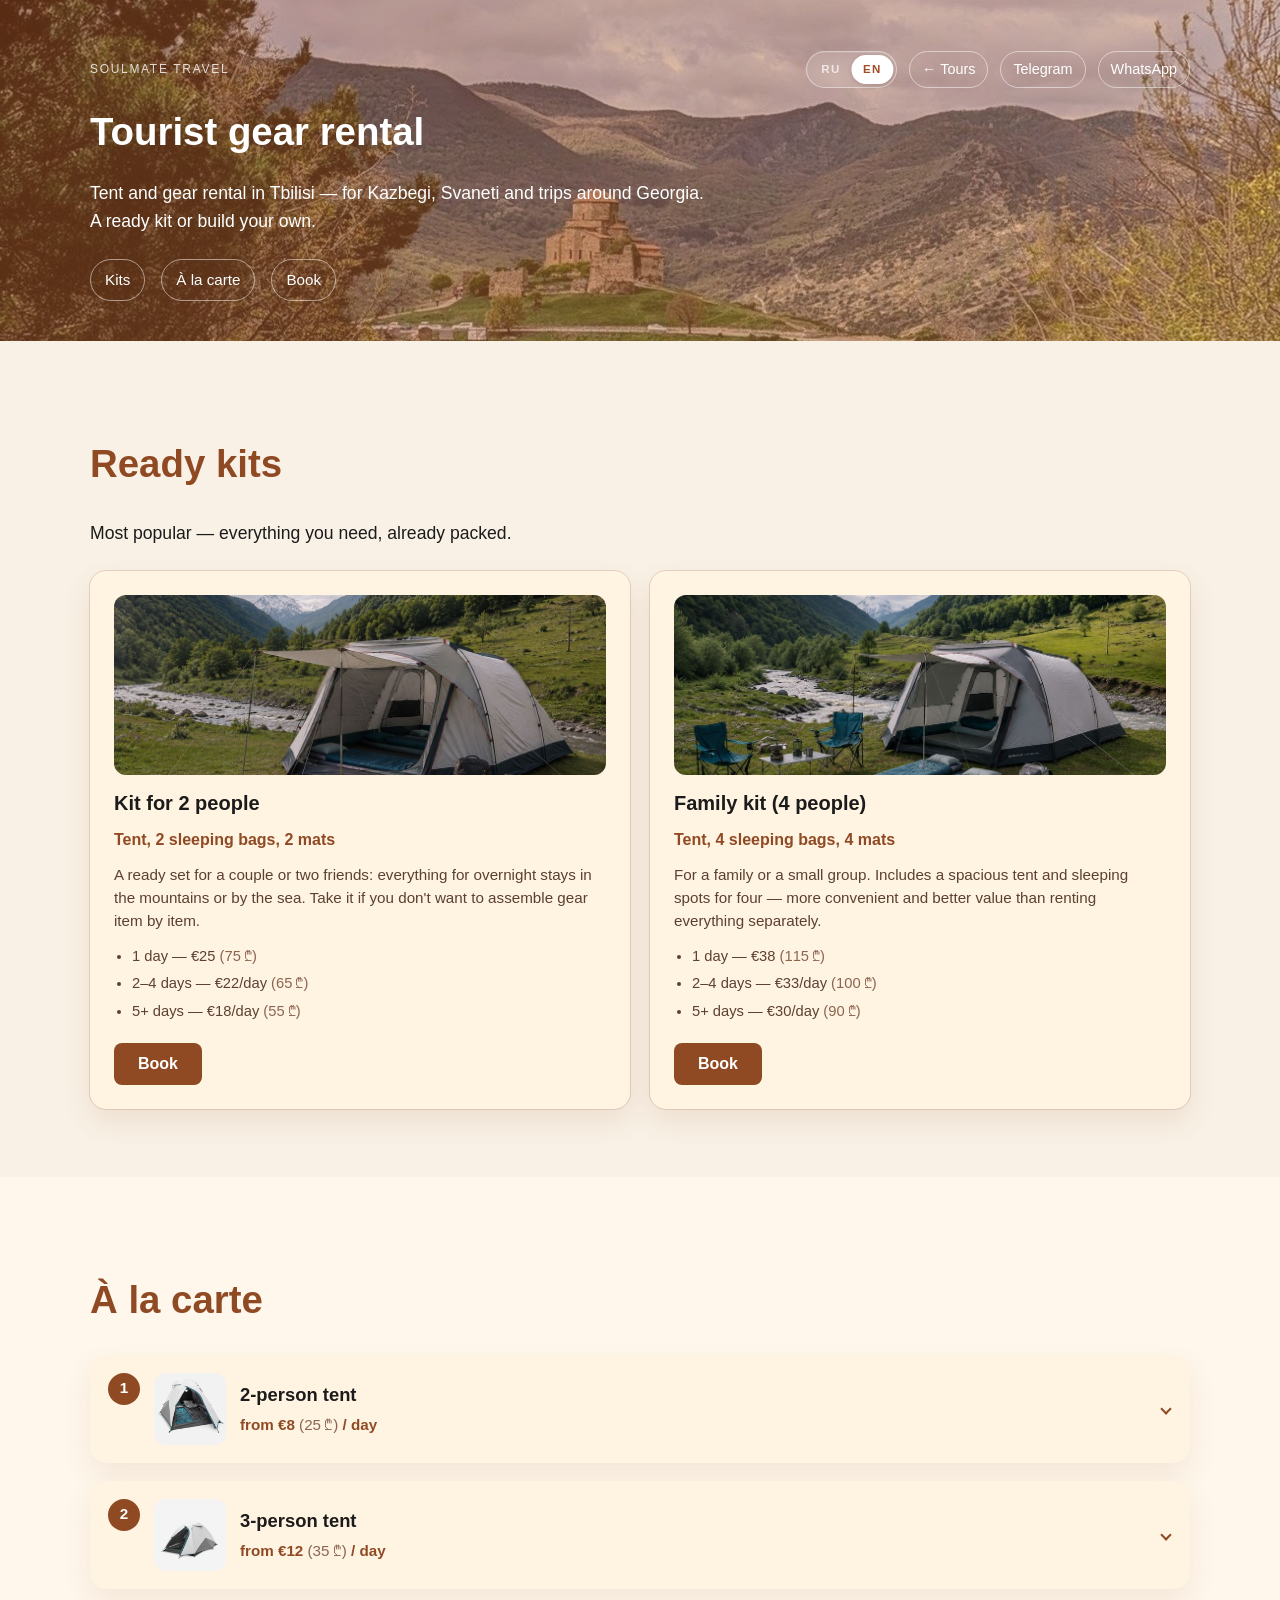
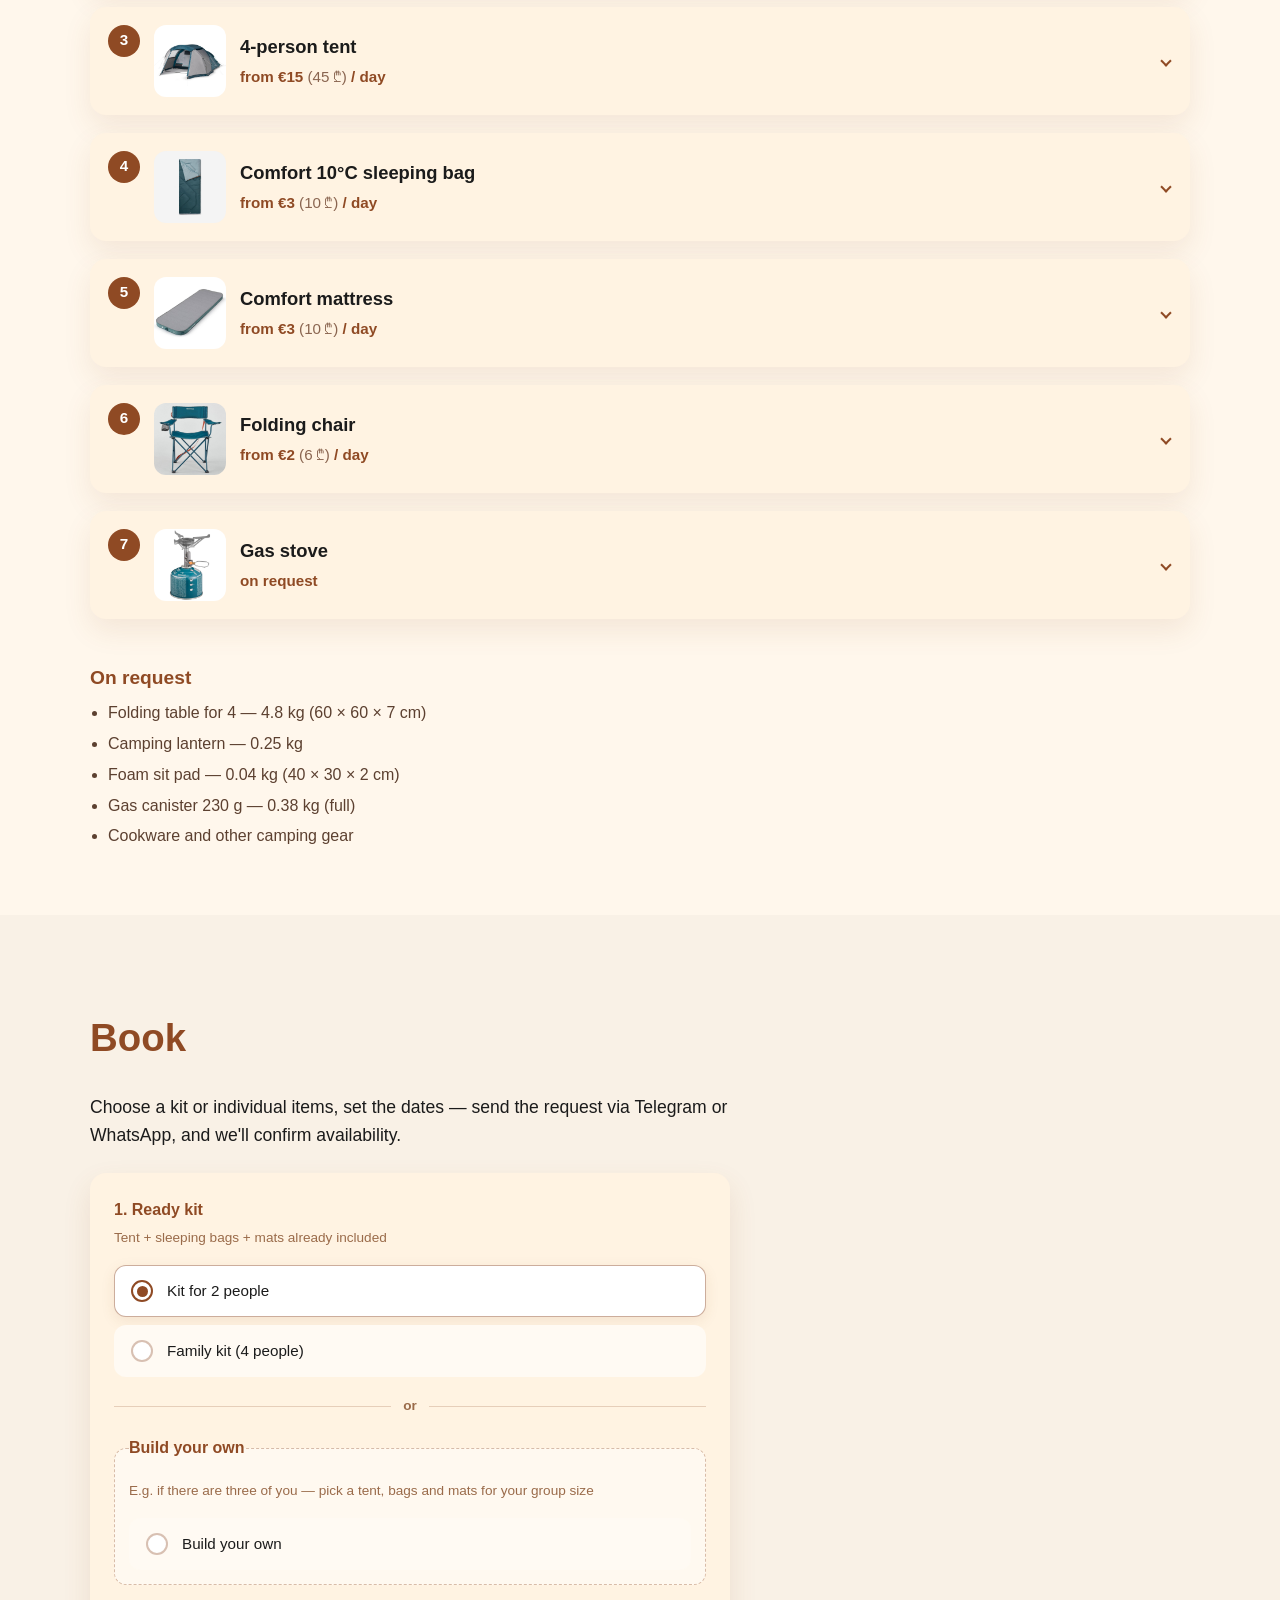
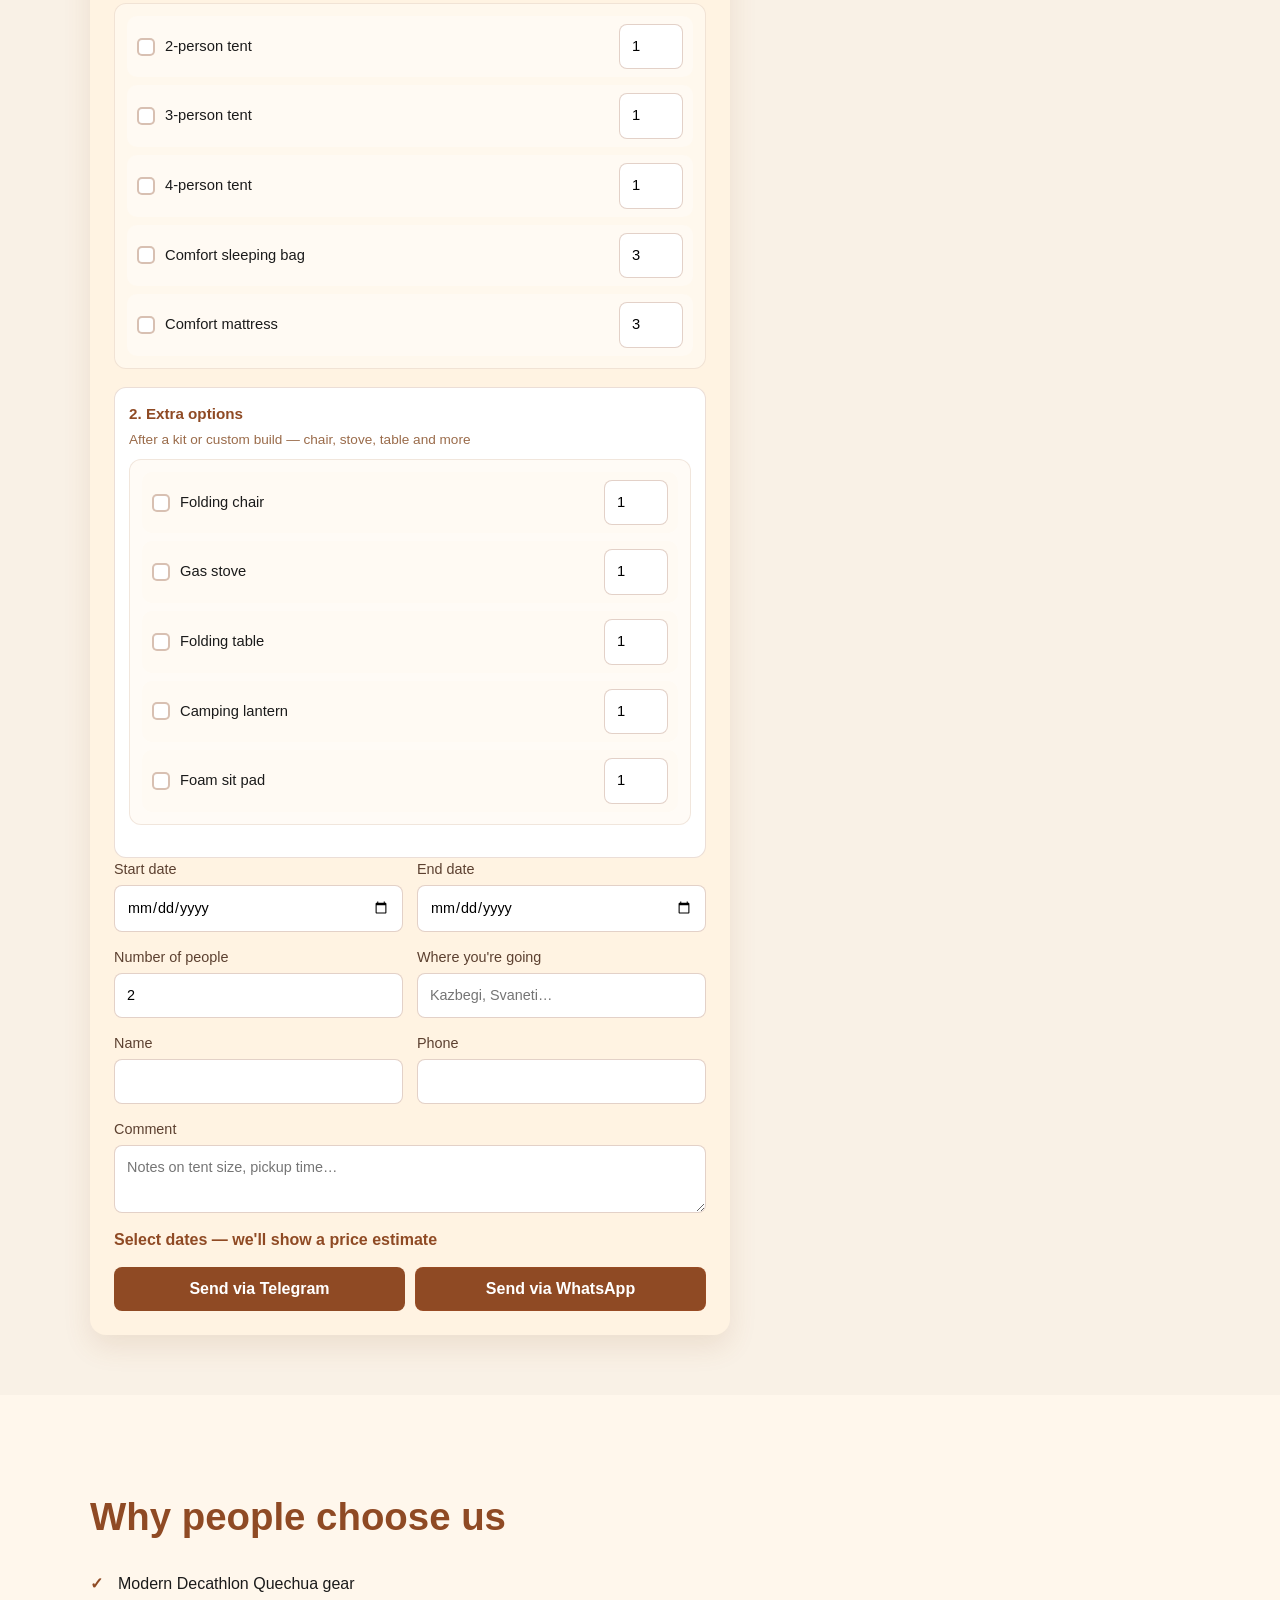
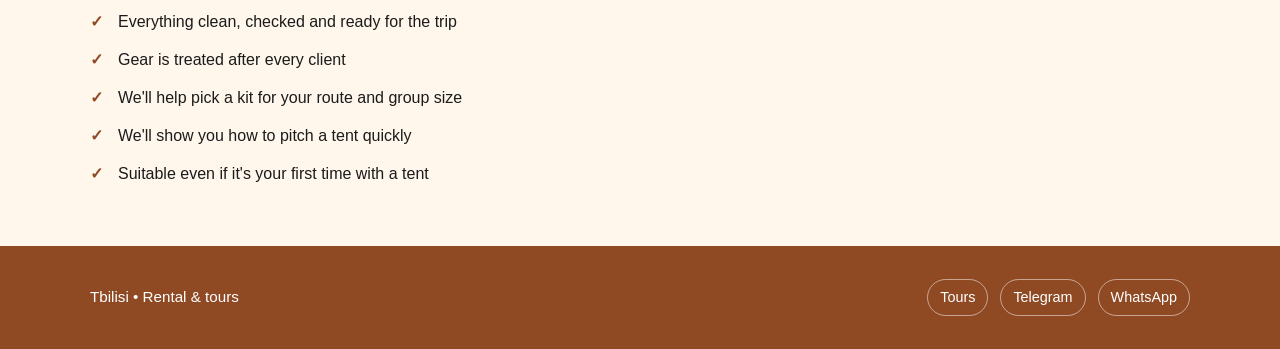
<file: rent.html>
<!doctype html>
<html lang="ru">
  <head>
    <meta charset="utf-8" />
    <meta name="viewport" content="width=device-width, initial-scale=1" />
    <title data-i18n-title="meta.shopTitle">Аренда палаток в Тбилиси — Soulmate Travel</title>
    <meta
      name="description"
      content="Аренда палаток и снаряжения в Тбилиси — для Казбеги, Сванетии и поездок по Грузии. Комплекты или сборка по отдельности."
      data-i18n-content="meta.shopDesc"
    />
    <link rel="icon" type="image/png" sizes="32x32" href="images/favicon/favicon-32x32.png" />
    <link rel="stylesheet" href="styles.css" />
    <script>
      (function () {
        try {
          var l = localStorage.getItem("site-lang");
          if (l === "en" || l === "ru") document.documentElement.lang = l;
        } catch (e) {}
      })();
    </script>
  </head>
  <body>
    <header class="hero hero--compact">
      <div class="container">
        <div class="hero-top">
          <p class="eyebrow">Soulmate Travel</p>
          <div class="hero-contacts">
            <div class="lang-switch" role="group" aria-label="Language">
              <button type="button" class="lang-switch__btn" data-lang="ru" aria-pressed="true">RU</button>
              <button type="button" class="lang-switch__btn" data-lang="en" aria-pressed="false">EN</button>
            </div>
            <a href="index.html" data-i18n="shop.back">← Экскурсии</a>
            <a href="https://t.me/soulmate_travel_georgia" target="_blank" rel="noreferrer">Telegram</a>
            <a href="#" data-whatsapp-link data-i18n-lang="en" hidden target="_blank" rel="noreferrer">WhatsApp</a>
          </div>
        </div>
        <h1 data-i18n="shop.title">Прокат туристического оборудования</h1>
        <p class="lead">
          <span class="rental-lead-first" data-i18n="shop.lead1">Аренда палаток и снаряжения в Тбилиси — для Казбеги, Сванетии и поездок по Грузии.</span><br />
          <span data-i18n="shop.lead2">Готовый комплект или сборка по отдельности.</span>
        </p>
        <nav class="hero-nav">
          <a href="#kits" data-i18n="shop.nav.kits">Комплекты</a>
          <a href="#items" data-i18n="shop.nav.items">По отдельности</a>
          <a href="#book" data-i18n="shop.nav.book">Забронировать</a>
        </nav>
      </div>
    </header>

    <main>
      <section id="kits" class="section">
        <div class="container">
          <h2 data-i18n="shop.kits.title">Готовые комплекты</h2>
          <p class="lead" data-i18n="shop.kits.lead">Их берут чаще всего — всё нужное уже собрано.</p>

          <div class="rental-kits-grid">
            <article class="rental-kit-card">
              <img src="images/rent/kit-2.png" alt="Комплект для 2 человек в горах" width="320" height="240" data-i18n-alt="shop.kit2.alt" />
              <h3 data-i18n="shop.kit2.title">Комплект для 2 человек</h3>
              <p class="rental-kit-compose" data-i18n="shop.kit2.compose">Палатка, 2 спальника, 2 коврика</p>
              <p class="rental-desc" data-i18n="shop.kit2.desc">
                Готовый набор для пары или двоих друзей: всё для ночёвки в горах или у моря.
                Берите, если не хотите собирать снаряжение по пунктам.
              </p>
              <ul class="rental-price-list">
                <li data-i18n="shop.kit2.p1" data-i18n-html>1 день — 75&nbsp;₾</li>
                <li data-i18n="shop.kit2.p24" data-i18n-html>2–4 дня — 65&nbsp;₾/сутки</li>
                <li data-i18n="shop.kit2.p5" data-i18n-html>5+ дней — 55&nbsp;₾/сутки</li>
              </ul>
              <button type="button" class="booking-button booking-button--compact" data-book="kit-2" data-i18n="shop.book">
                Забронировать
              </button>
            </article>

            <article class="rental-kit-card">
              <img src="images/rent/kit-4.png" alt="Семейный кемпинг-комплект у реки" width="320" height="240" data-i18n-alt="shop.kit4.alt" />
              <h3 data-i18n="shop.kit4.title">Семейный комплект (4 человека)</h3>
              <p class="rental-kit-compose" data-i18n="shop.kit4.compose">Палатка, 4 спальника, 4 коврика</p>
              <p class="rental-desc" data-i18n="shop.kit4.desc">
                Для семьи или небольшой компании. В комплекте просторная палатка и спальные места
                на четверых — удобнее и выгоднее, чем брать всё отдельно.
              </p>
              <ul class="rental-price-list">
                <li data-i18n="shop.kit4.p1" data-i18n-html>1 день — 115&nbsp;₾</li>
                <li data-i18n="shop.kit4.p24" data-i18n-html>2–4 дня — 100&nbsp;₾/сутки</li>
                <li data-i18n="shop.kit4.p5" data-i18n-html>5+ дней — 90&nbsp;₾/сутки</li>
              </ul>
              <button type="button" class="booking-button booking-button--compact" data-book="kit-4" data-i18n="shop.book">
                Забронировать
              </button>
            </article>
          </div>
        </div>
      </section>

      <section id="items" class="section section-alt">
        <div class="container">
          <h2 data-i18n="shop.items.title">По отдельности</h2>
          <ol class="rental-catalog">
            <li>
              <details>
                <summary>
                  <img src="images/rent/tent-2p.png" alt="Палатка 2-местная" width="72" height="72" data-i18n-alt="shop.tent2.name" />
                  <span class="rental-item-main">
                    <span class="rental-item-name" data-i18n="shop.tent2.name">Палатка 2-местная</span>
                    <span class="rental-item-price" data-i18n="shop.tent2.from" data-i18n-html>от 25&nbsp;₾ / сутки</span>
                  </span>
                </summary>
                <p class="rental-desc" data-i18n="shop.tent2.desc">
                  Лёгкая палатка Quechua MH100 Fresh&nbsp;&amp;&nbsp;Black на двоих — для Казбеги, Сванетии и коротких выездов.
                  Покажем, как быстро поставить, если едете впервые.
                </p>
                <p class="rental-specs" data-i18n="shop.tent2.specs">Вес 3,8&nbsp;кг · в чехле 58&nbsp;×&nbsp;18&nbsp;×&nbsp;18&nbsp;см</p>
                <ul class="rental-price-list">
                  <li data-i18n="shop.tent2.p1" data-i18n-html>1 день — 35&nbsp;₾</li>
                  <li data-i18n="shop.tent2.p24" data-i18n-html>2–4 дня — 30&nbsp;₾/сутки</li>
                  <li data-i18n="shop.tent2.p5" data-i18n-html>5+ дней — 25&nbsp;₾/сутки</li>
                </ul>
              </details>
            </li>
            <li>
              <details>
                <summary>
                  <img src="images/rent/tent-3p.png" alt="Палатка 3-местная" width="72" height="72" data-i18n-alt="shop.tent3.name" />
                  <span class="rental-item-main">
                    <span class="rental-item-name" data-i18n="shop.tent3.name">Палатка 3-местная</span>
                    <span class="rental-item-price" data-i18n="shop.tent3.from" data-i18n-html>от 35&nbsp;₾ / сутки</span>
                  </span>
                </summary>
                <p class="rental-desc" data-i18n="shop.tent3.desc">
                  Палатка Quechua MH100 Fresh&nbsp;&amp;&nbsp;Black на троих — легко ставится, купол стоит сам.
                  Ткань Fresh&nbsp;&amp;&nbsp;Black даёт почти полную темноту и прохладу днём.
                </p>
                <p class="rental-specs" data-i18n="shop.tent3.specs">Вес 4,1&nbsp;кг · в чехле 60&nbsp;×&nbsp;20&nbsp;×&nbsp;18&nbsp;см</p>
                <ul class="rental-price-list">
                  <li data-i18n="shop.tent3.p1" data-i18n-html>1 день — 45&nbsp;₾</li>
                  <li data-i18n="shop.tent3.p24" data-i18n-html>2–4 дня — 40&nbsp;₾/сутки</li>
                  <li data-i18n="shop.tent3.p5" data-i18n-html>5+ дней — 35&nbsp;₾/сутки</li>
                </ul>
              </details>
            </li>
            <li>
              <details>
                <summary>
                  <img src="images/rent/tent-4p.png" alt="Палатка 4-местная" width="72" height="72" data-i18n-alt="shop.tent4.name" />
                  <span class="rental-item-main">
                    <span class="rental-item-name" data-i18n="shop.tent4.name">Палатка 4-местная</span>
                    <span class="rental-item-price" data-i18n="shop.tent4.from" data-i18n-html>от 45&nbsp;₾ / сутки</span>
                  </span>
                </summary>
                <p class="rental-desc" data-i18n="shop.tent4.desc">
                  Просторная палатка Quechua MH100 XXL с высоким тамбуром — можно стоять и оставить рюкзаки внутри.
                  Для семьи или компании до четырёх человек.
                </p>
                <p class="rental-specs" data-i18n="shop.tent4.specs">Вес 8,8&nbsp;кг · в чехле 70&nbsp;×&nbsp;30&nbsp;×&nbsp;28&nbsp;см</p>
                <ul class="rental-price-list">
                  <li data-i18n="shop.tent4.p1" data-i18n-html>1 день — 55&nbsp;₾</li>
                  <li data-i18n="shop.tent4.p24" data-i18n-html>2–4 дня — 50&nbsp;₾/сутки</li>
                  <li data-i18n="shop.tent4.p5" data-i18n-html>5+ дней — 45&nbsp;₾/сутки</li>
                </ul>
              </details>
            </li>
            <li>
              <details>
                <summary>
                  <img src="images/rent/sleeping-bag.png" alt="Спальник Comfort" width="72" height="72" data-i18n-alt="shop.bag.name" />
                  <span class="rental-item-main">
                    <span class="rental-item-name" data-i18n="shop.bag.name">Спальник Comfort 10°C</span>
                    <span class="rental-item-price" data-i18n="shop.bag.from" data-i18n-html>от 10&nbsp;₾ / сутки</span>
                  </span>
                </summary>
                <p class="rental-desc" data-i18n="shop.bag.desc">
                  Прямоугольный спальник Comfort 10°C — больше места, чем в «мумии».
                  Мягкий, подходит для тёплых ночей в горах и у моря.
                  К каждому спальнику всегда выдаём чистый индивидуальный вкладыш — для гигиены и вашего комфорта.
                </p>
                <p class="rental-specs" data-i18n="shop.bag.specs">Спальник 2,2&nbsp;кг (43&nbsp;×&nbsp;30&nbsp;×&nbsp;30&nbsp;см) · вкладыш 0,32&nbsp;кг</p>
                <ul class="rental-price-list">
                  <li data-i18n="shop.bag.p1" data-i18n-html>1 день — 15&nbsp;₾</li>
                  <li data-i18n="shop.bag.p24" data-i18n-html>2–4 дня — 13&nbsp;₾/сутки</li>
                  <li data-i18n="shop.bag.p5" data-i18n-html>5+ дней — 10&nbsp;₾/сутки</li>
                </ul>
              </details>
            </li>
            <li>
              <details>
                <summary>
                  <img src="images/rent/mat.png" alt="Матрас Comfort самонадувающийся" width="72" height="72" data-i18n-alt="shop.mat.name" />
                  <span class="rental-item-main">
                    <span class="rental-item-name" data-i18n="shop.mat.name">Матрас Comfort</span>
                    <span class="rental-item-price" data-i18n="shop.mat.from" data-i18n-html>от 10&nbsp;₾ / сутки</span>
                  </span>
                </summary>
                <p class="rental-desc" data-i18n="shop.mat.desc">
                  Толстый самонадувающийся Comfort-матрас — мягкий сон и тепло от земли.
                  Удобнее тонкого пенного коврика на каменистых стоянках, стыкуется со спальником.
                </p>
                <p class="rental-specs" data-i18n="shop.mat.specs">190&nbsp;×&nbsp;65&nbsp;×&nbsp;4,5&nbsp;см · вес 1,7&nbsp;кг · в чехле 37&nbsp;×&nbsp;25&nbsp;×&nbsp;25&nbsp;см</p>
                <ul class="rental-price-list">
                  <li data-i18n="shop.mat.p1" data-i18n-html>1 день — 15&nbsp;₾</li>
                  <li data-i18n="shop.mat.p24" data-i18n-html>2–4 дня — 13&nbsp;₾/сутки</li>
                  <li data-i18n="shop.mat.p5" data-i18n-html>5+ дней — 10&nbsp;₾/сутки</li>
                </ul>
              </details>
            </li>
            <li>
              <details>
                <summary>
                  <img src="images/rent/chair.png" alt="Кресло складное с подстаканником" width="72" height="72" data-i18n-alt="shop.chair.name" />
                  <span class="rental-item-main">
                    <span class="rental-item-name" data-i18n="shop.chair.name">Кресло складное</span>
                    <span class="rental-item-price" data-i18n="shop.chair.from" data-i18n-html>от 6&nbsp;₾ / сутки</span>
                  </span>
                </summary>
                <p class="rental-desc" data-i18n="shop.chair.desc">
                  Складное туристическое кресло с подлокотниками и сетчатым подстаканником.
                  С ремнём для переноски — удобно у палатки и на пикнике.
                </p>
                <p class="rental-specs" data-i18n="shop.chair.specs">Вес 2,8&nbsp;кг · в чехле 86&nbsp;×&nbsp;20&nbsp;×&nbsp;18&nbsp;см</p>
                <ul class="rental-price-list">
                  <li data-i18n="shop.chair.p1" data-i18n-html>1 день — 10&nbsp;₾</li>
                  <li data-i18n="shop.chair.p24" data-i18n-html>2–4 дня — 8&nbsp;₾/сутки</li>
                  <li data-i18n="shop.chair.p5" data-i18n-html>5+ дней — 6&nbsp;₾/сутки</li>
                </ul>
              </details>
            </li>
            <li>
              <details>
                <summary>
                  <img src="images/rent/burner.png" alt="Газовая горелка" width="72" height="72" data-i18n-alt="shop.burner.name" />
                  <span class="rental-item-main">
                    <span class="rental-item-name" data-i18n="shop.burner.name">Газовая горелка</span>
                    <span class="rental-item-price" data-i18n="shop.onRequest">по запросу</span>
                  </span>
                </summary>
                <p class="rental-desc" data-i18n="shop.burner.desc">
                  Компактная горелка с пьезоподжигом — без спичек, помещается в ладонь.
                  Баллон 230&nbsp;г подберём отдельно под ваш маршрут.
                </p>
                <p class="rental-specs" data-i18n="shop.burner.specs">Горелка 0,18&nbsp;кг · баллон (полный) 0,38&nbsp;кг</p>
              </details>
            </li>
          </ol>

          <div class="rental-on-request">
            <h3 data-i18n="shop.request.title">По запросу</h3>
            <ul class="rental-on-request-list">
              <li data-i18n="shop.request1">Стол складной на 4 человека — 4,8&nbsp;кг (60&nbsp;×&nbsp;60&nbsp;×&nbsp;7&nbsp;см)</li>
              <li data-i18n="shop.request2">Кемпинговый фонарь — 0,25&nbsp;кг</li>
              <li data-i18n="shop.request3">Пенка-сидушка — 0,04&nbsp;кг (40&nbsp;×&nbsp;30&nbsp;×&nbsp;2&nbsp;см)</li>
              <li data-i18n="shop.request4">Газовый баллон 230&nbsp;г — 0,38&nbsp;кг (полный)</li>
              <li data-i18n="shop.request5">Посуда и другое кемпинговое снаряжение</li>
            </ul>
          </div>
        </div>
      </section>

      <section id="book" class="section">
        <div class="container">
          <h2 data-i18n="shop.form.title">Забронировать</h2>
          <p class="lead" data-i18n="shop.form.lead">
            Выберите комплект или отдельные вещи, укажите даты — заявка уйдёт в Telegram, мы подтвердим наличие.
          </p>

          <form id="rental-request-form" class="rental-request-form">
            <fieldset class="rental-choice">
              <legend data-i18n="shop.form.kitLegend">1. Готовый комплект</legend>
              <p class="rental-choice-hint" data-i18n="shop.form.kitHint">Палатка + спальники + коврики уже в наборе</p>
              <label class="rental-choice-option">
                <input type="radio" name="choice" value="kit-2" checked />
                <span data-i18n="shop.kit2.title">Комплект для 2 человек</span>
              </label>
              <label class="rental-choice-option">
                <input type="radio" name="choice" value="kit-4" />
                <span data-i18n="shop.kit4.title">Семейный комплект (4 человека)</span>
              </label>
            </fieldset>

            <div class="rental-choice-divider" role="separator">
              <span data-i18n="shop.form.or">или</span>
            </div>

            <fieldset class="rental-choice rental-choice--diy">
              <legend data-i18n="shop.form.diyLegend">Собрать самостоятельно</legend>
              <p class="rental-choice-hint" data-i18n="shop.form.diyHint">Например, если вас трое — соберите палатку, спальники и коврики под своё число</p>
              <label class="rental-choice-option">
                <input type="radio" name="choice" value="custom" />
                <span data-i18n="shop.form.diy">Собрать самостоятельно</span>
              </label>
            </fieldset>

            <div id="custom-items" class="rental-custom-items" hidden>
              <label>
                <input type="checkbox" name="item" value="Палатка 2-местная" data-p1="35" data-p24="30" data-p5="25" />
                <span data-i18n="shop.tent2.name">Палатка 2-местная</span>
                <input type="number" class="rental-mini-qty" name="qty-Палатка 2-местная" min="1" max="10" value="1" aria-label="Количество" data-i18n-aria="shop.form.qty" />
              </label>
              <label>
                <input type="checkbox" name="item" value="Палатка 3-местная" data-p1="45" data-p24="40" data-p5="35" />
                <span data-i18n="shop.tent3.name">Палатка 3-местная</span>
                <input type="number" class="rental-mini-qty" name="qty-Палатка 3-местная" min="1" max="10" value="1" aria-label="Количество" data-i18n-aria="shop.form.qty" />
              </label>
              <label>
                <input type="checkbox" name="item" value="Палатка 4-местная" data-p1="55" data-p24="50" data-p5="45" />
                <span data-i18n="shop.tent4.name">Палатка 4-местная</span>
                <input type="number" class="rental-mini-qty" name="qty-Палатка 4-местная" min="1" max="10" value="1" aria-label="Количество" data-i18n-aria="shop.form.qty" />
              </label>
              <label>
                <input type="checkbox" name="item" value="Спальник Comfort" data-p1="15" data-p24="13" data-p5="10" />
                <span data-i18n="shop.form.bagShort">Спальник Comfort</span>
                <input type="number" class="rental-mini-qty" name="qty-Спальник Comfort" min="1" max="10" value="3" aria-label="Количество" data-i18n-aria="shop.form.qty" />
              </label>
              <label>
                <input type="checkbox" name="item" value="Матрас Comfort" data-p1="15" data-p24="13" data-p5="10" />
                <span data-i18n="shop.form.matShort">Матрас Comfort</span>
                <input type="number" class="rental-mini-qty" name="qty-Матрас Comfort" min="1" max="10" value="3" aria-label="Количество" data-i18n-aria="shop.form.qty" />
              </label>
            </div>

            <div id="kit-addons" class="rental-addons">
              <p class="rental-addons-title" data-i18n="shop.form.addons">2. Опции дополнительно</p>
              <p class="rental-choice-hint" data-i18n="shop.form.addonsHint">После комплекта или своей сборки — кресло, горелка, стол и другое</p>
              <div class="rental-custom-items rental-custom-items--flat">
                <label>
                  <input type="checkbox" name="addon" value="Кресло складное" data-p1="10" data-p24="8" data-p5="6" />
                  <span data-i18n="shop.chair.name">Кресло складное</span>
                  <input type="number" class="rental-mini-qty" name="qty-addon-Кресло складное" min="1" max="10" value="1" aria-label="Количество" data-i18n-aria="shop.form.qty" />
                </label>
                <label>
                  <input type="checkbox" name="addon" value="Газовая горелка" data-p1="0" data-p24="0" data-p5="0" />
                  <span data-i18n="shop.burner.name">Газовая горелка</span>
                  <input type="number" class="rental-mini-qty" name="qty-addon-Газовая горелка" min="1" max="10" value="1" aria-label="Количество" data-i18n-aria="shop.form.qty" />
                </label>
                <label>
                  <input type="checkbox" name="addon" value="Стол складной" data-p1="0" data-p24="0" data-p5="0" />
                  <span data-i18n="shop.form.table">Стол складной</span>
                  <input type="number" class="rental-mini-qty" name="qty-addon-Стол складной" min="1" max="10" value="1" aria-label="Количество" data-i18n-aria="shop.form.qty" />
                </label>
                <label>
                  <input type="checkbox" name="addon" value="Фонарь" data-p1="0" data-p24="0" data-p5="0" />
                  <span data-i18n="shop.form.lantern">Кемпинговый фонарь</span>
                  <input type="number" class="rental-mini-qty" name="qty-addon-Фонарь" min="1" max="10" value="1" aria-label="Количество" data-i18n-aria="shop.form.qty" />
                </label>
                <label>
                  <input type="checkbox" name="addon" value="Пенка-сидушка" data-p1="0" data-p24="0" data-p5="0" />
                  <span data-i18n="shop.form.sitpad">Пенка-сидушка</span>
                  <input type="number" class="rental-mini-qty" name="qty-addon-Пенка-сидушка" min="1" max="10" value="1" aria-label="Количество" data-i18n-aria="shop.form.qty" />
                </label>
              </div>
            </div>

            <div class="rental-dates">
              <label>
                <span data-i18n="shop.form.start">Дата начала</span>
                <input type="date" id="rent-start" name="start" required />
              </label>
              <label>
                <span data-i18n="shop.form.end">Дата окончания</span>
                <input type="date" id="rent-end" name="end" required />
              </label>
            </div>

            <div class="rental-contact-grid">
              <label>
                <span data-i18n="shop.form.people">Сколько человек</span>
                <input type="number" id="rent-people" name="people" min="1" max="20" value="2" required />
              </label>
              <label>
                <span data-i18n="shop.form.destination">Куда едете</span>
                <input type="text" id="rent-destination" name="destination" placeholder="Казбеги, Сванетия…" data-i18n-placeholder="shop.form.destinationPh" />
              </label>
              <label>
                <span data-i18n="shop.form.name">Имя</span>
                <input type="text" id="rent-name" name="name" required autocomplete="name" />
              </label>
              <label>
                <span data-i18n="shop.form.phone">Телефон</span>
                <input type="tel" id="rent-phone" name="phone" required autocomplete="tel" />
              </label>
            </div>

            <label class="rental-comment">
              <span data-i18n="shop.form.comment">Комментарий</span>
              <textarea id="rent-comment" name="comment" rows="2" placeholder="Уточнения по размеру палатки, времени выдачи…" data-i18n-placeholder="shop.form.commentPh"></textarea>
            </label>

            <p id="rent-estimate" class="rental-estimate">Выберите даты — покажем ориентир по цене</p>
            <p id="rent-form-error" class="shop-error" hidden></p>

            <div class="rental-submit-row">
              <button type="submit" class="booking-button" data-channel="telegram" data-i18n="shop.form.submit">
                Отправить заявку в Telegram
              </button>
              <button
                type="button"
                class="booking-button booking-button--outline"
                id="rent-whatsapp"
                data-channel="whatsapp"
                data-i18n-lang="en"
                hidden
                data-i18n="shop.form.submitWa"
              >
                Send via WhatsApp
              </button>
            </div>
          </form>
        </div>
      </section>

      <section class="section section-alt">
        <div class="container">
          <h2 data-i18n="shop.why.title">Почему выбирают нас</h2>
          <ul class="rental-benefits">
            <li data-i18n="shop.why1">Современное оборудование Decathlon Quechua</li>
            <li data-i18n="shop.why2">Всё чистое, проверенное и готовое к поездке</li>
            <li data-i18n="shop.why3">Снаряжение обрабатывается после каждого клиента</li>
            <li data-i18n="shop.why4">Поможем подобрать комплект под ваш маршрут и количество человек</li>
            <li data-i18n="shop.why5">Покажем, как быстро установить палатку</li>
            <li data-i18n="shop.why6">Подходит даже тем, кто едет с палаткой впервые</li>
          </ul>
        </div>
      </section>
    </main>

    <footer class="footer">
      <div class="container">
        <div class="footer-content">
          <p data-i18n="shop.footer">Тбилиси • Прокат и экскурсии</p>
          <div class="footer-contacts">
            <a href="index.html" data-i18n="shop.footer.tours">Экскурсии</a>
            <a href="https://t.me/soulmate_travel_georgia" target="_blank" rel="noreferrer">Telegram</a>
            <a href="#" data-whatsapp-link data-i18n-lang="en" hidden target="_blank" rel="noreferrer">WhatsApp</a>
          </div>
        </div>
      </div>
    </footer>

    <script src="js/config.js"></script>
    <script src="js/i18n.js"></script>
    <script src="js/rental-request.js"></script>
  </body>
</html>
</file>
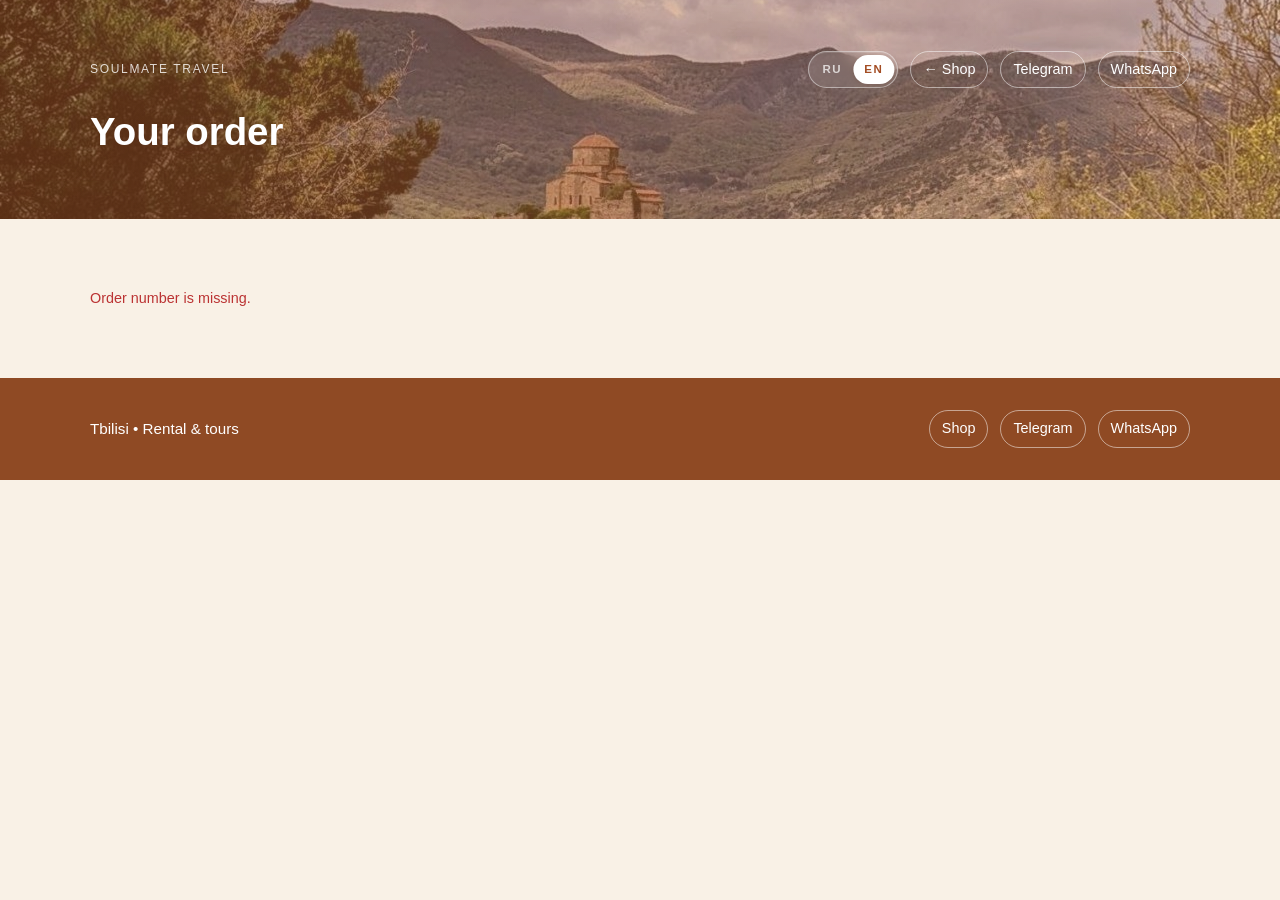
<file: shop-order.html>
<!doctype html>
<html lang="ru">
  <head>
    <meta charset="utf-8" />
    <meta name="viewport" content="width=device-width, initial-scale=1" />
    <title data-i18n-title="meta.orderTitle">Заказ — Soulmate Travel</title>
    <link rel="icon" type="image/png" sizes="32x32" href="images/favicon/favicon-32x32.png" />
    <link rel="stylesheet" href="styles.css" />
    <script>
      (function () {
        try {
          var l = localStorage.getItem("site-lang");
          if (l === "en" || l === "ru") document.documentElement.lang = l;
        } catch (e) {}
      })();
    </script>
  </head>
  <body>
    <header class="hero hero--compact">
      <div class="container">
        <div class="hero-top">
          <p class="eyebrow">Soulmate Travel</p>
          <div class="hero-contacts">
            <div class="lang-switch" role="group" aria-label="Language">
              <button type="button" class="lang-switch__btn" data-lang="ru" aria-pressed="true">RU</button>
              <button type="button" class="lang-switch__btn" data-lang="en" aria-pressed="false">EN</button>
            </div>
            <a href="rent.html" data-i18n="order.back">← Магазин</a>
            <a href="https://t.me/soulmate_travel_georgia" target="_blank" rel="noreferrer">Telegram</a>
            <a href="#" data-whatsapp-link data-i18n-lang="en" hidden target="_blank" rel="noreferrer">WhatsApp</a>
          </div>
        </div>
        <h1 data-i18n="order.title">Ваш заказ</h1>
      </div>
    </header>

    <main>
      <section class="section">
        <div class="container">
          <p id="order-error" class="shop-error"></p>

          <div id="order-content" class="order-content card" hidden>
            <p><span data-i18n="order.label">Заказ </span><strong>#<span id="order-id"></span></strong></p>
            <p><span data-i18n="order.status">Статус: </span><strong id="order-status"></strong></p>
            <p><span data-i18n="order.period">Период: </span><span id="order-dates"></span></p>
            <p><span data-i18n="order.contact">Контакт: </span><span id="order-contact"></span></p>

            <h3 data-i18n="order.items">Позиции</h3>
            <ul id="order-items" class="order-items"></ul>

            <p class="order-total"><span data-i18n="order.total">Итого: </span><strong id="order-total"></strong></p>

            <div class="order-payment">
              <h3 data-i18n="order.payment">Оплата</h3>
              <p id="payment-instructions"></p>
              <a id="payment-telegram" href="#" target="_blank" rel="noreferrer" class="booking-button" data-i18n="order.telegram">Написать в Telegram</a>
            </div>
          </div>
        </div>
      </section>
    </main>

    <footer class="footer">
      <div class="container">
        <div class="footer-content">
          <p data-i18n="shop.footer">Тбилиси • Прокат и экскурсии</p>
          <div class="footer-contacts">
            <a href="rent.html" data-i18n="order.footer.shop">Магазин</a>
            <a href="https://t.me/soulmate_travel_georgia" target="_blank" rel="noreferrer">Telegram</a>
            <a href="#" data-whatsapp-link data-i18n-lang="en" hidden target="_blank" rel="noreferrer">WhatsApp</a>
          </div>
        </div>
      </div>
    </footer>

    <script src="js/config.js"></script>
    <script src="js/i18n.js"></script>
    <script src="js/shop-order.js"></script>
  </body>
</html>
</file>
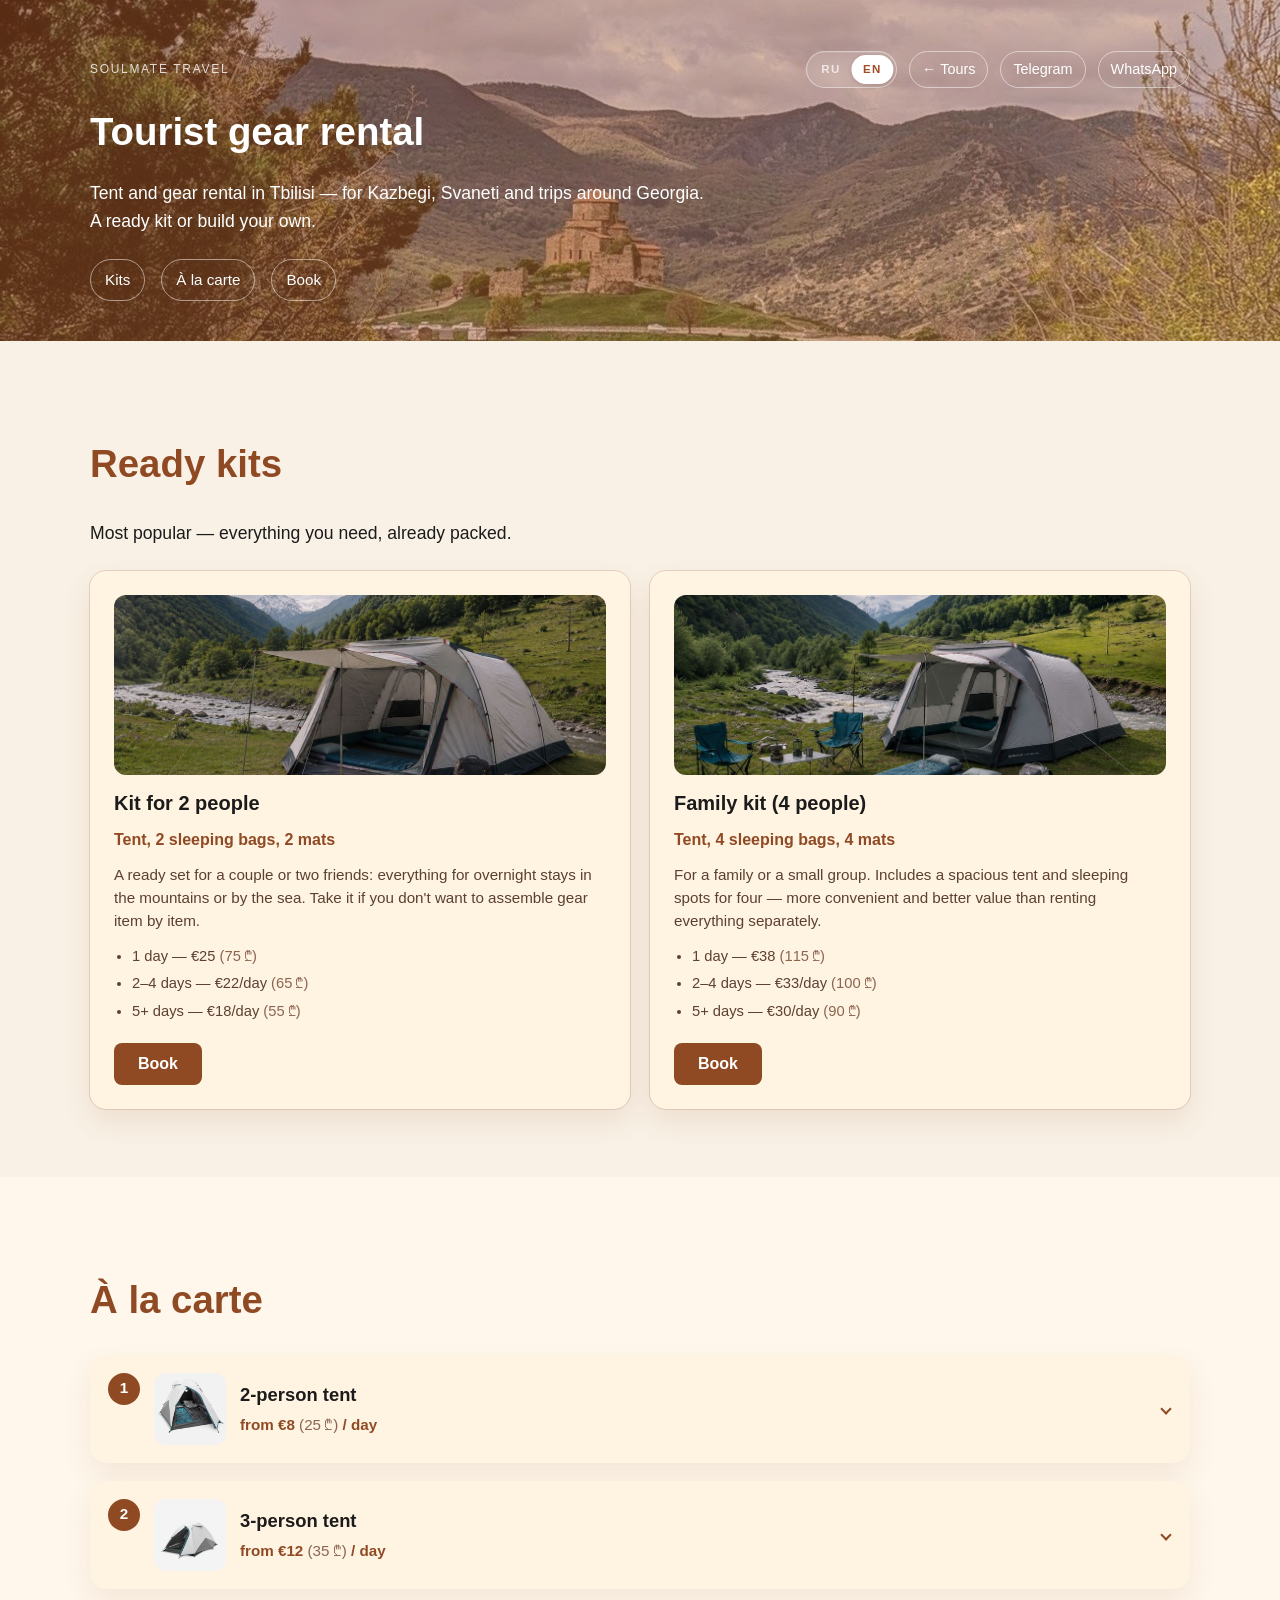
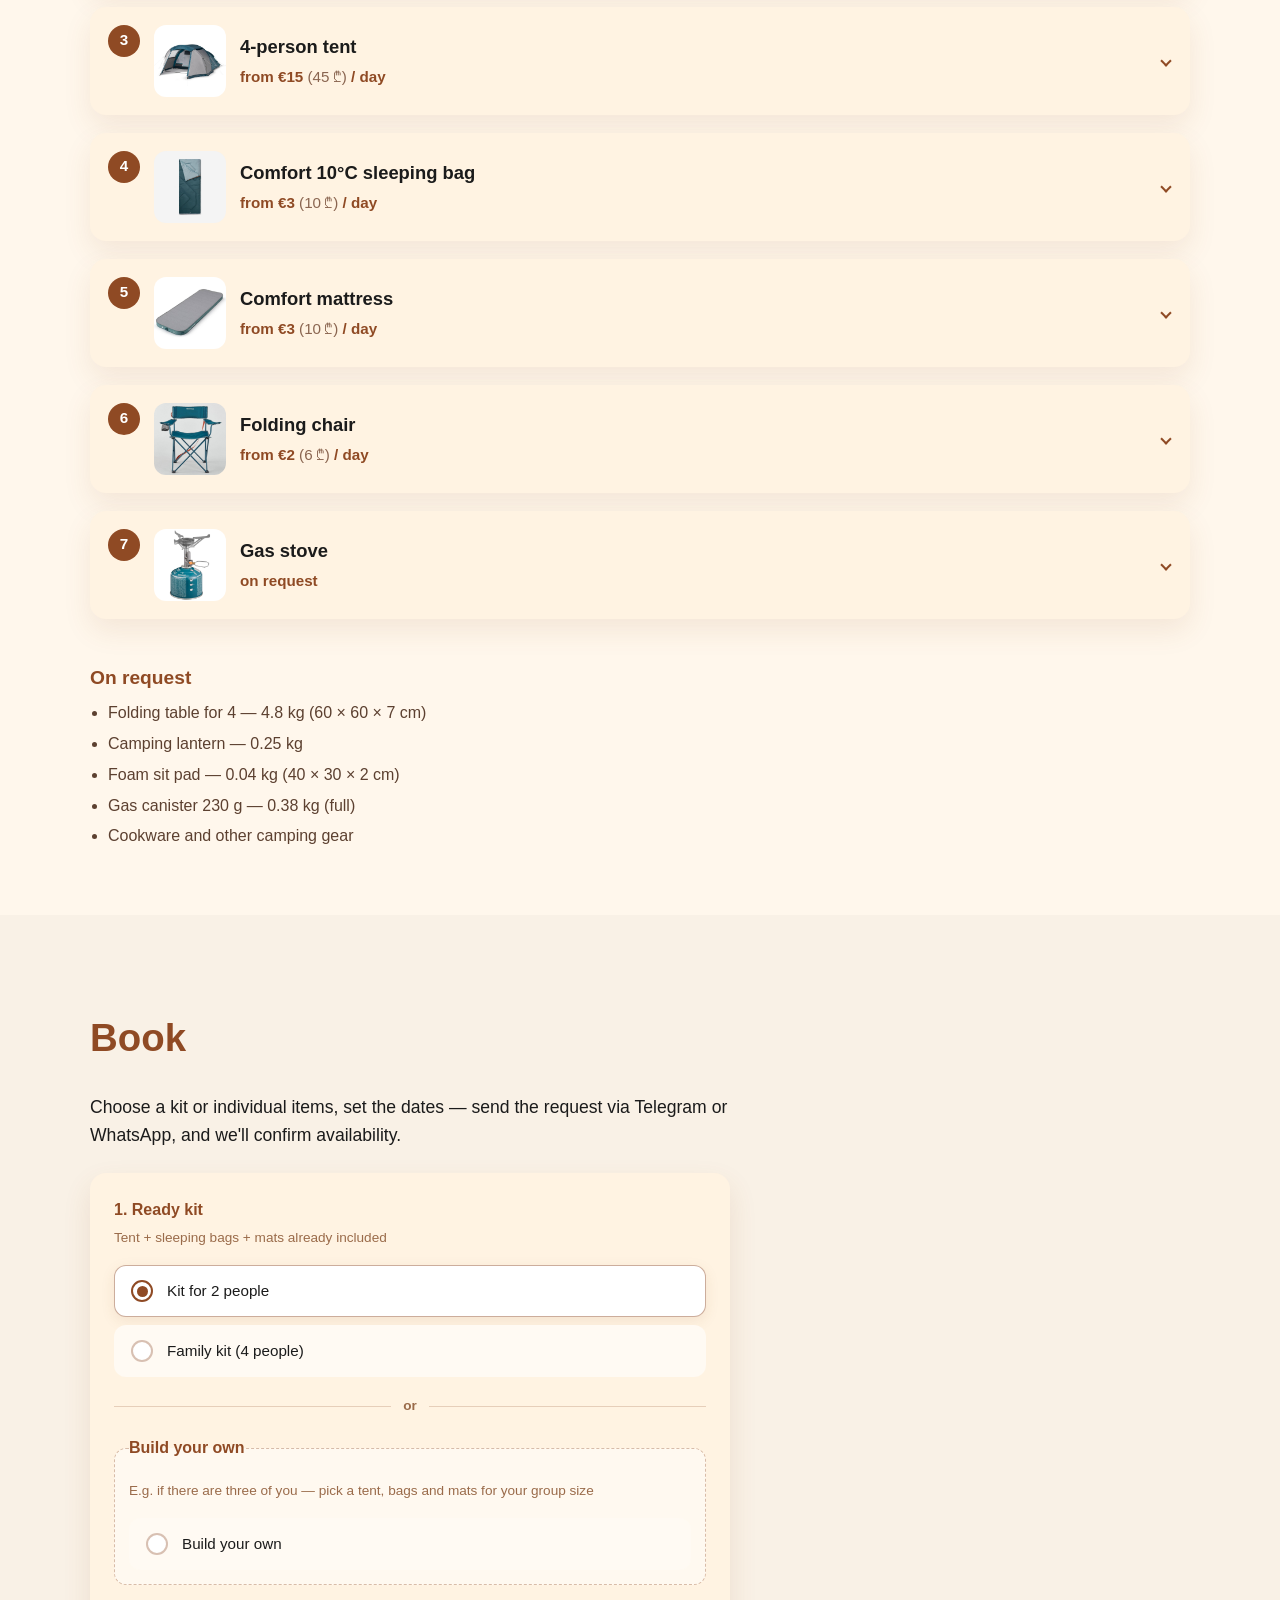
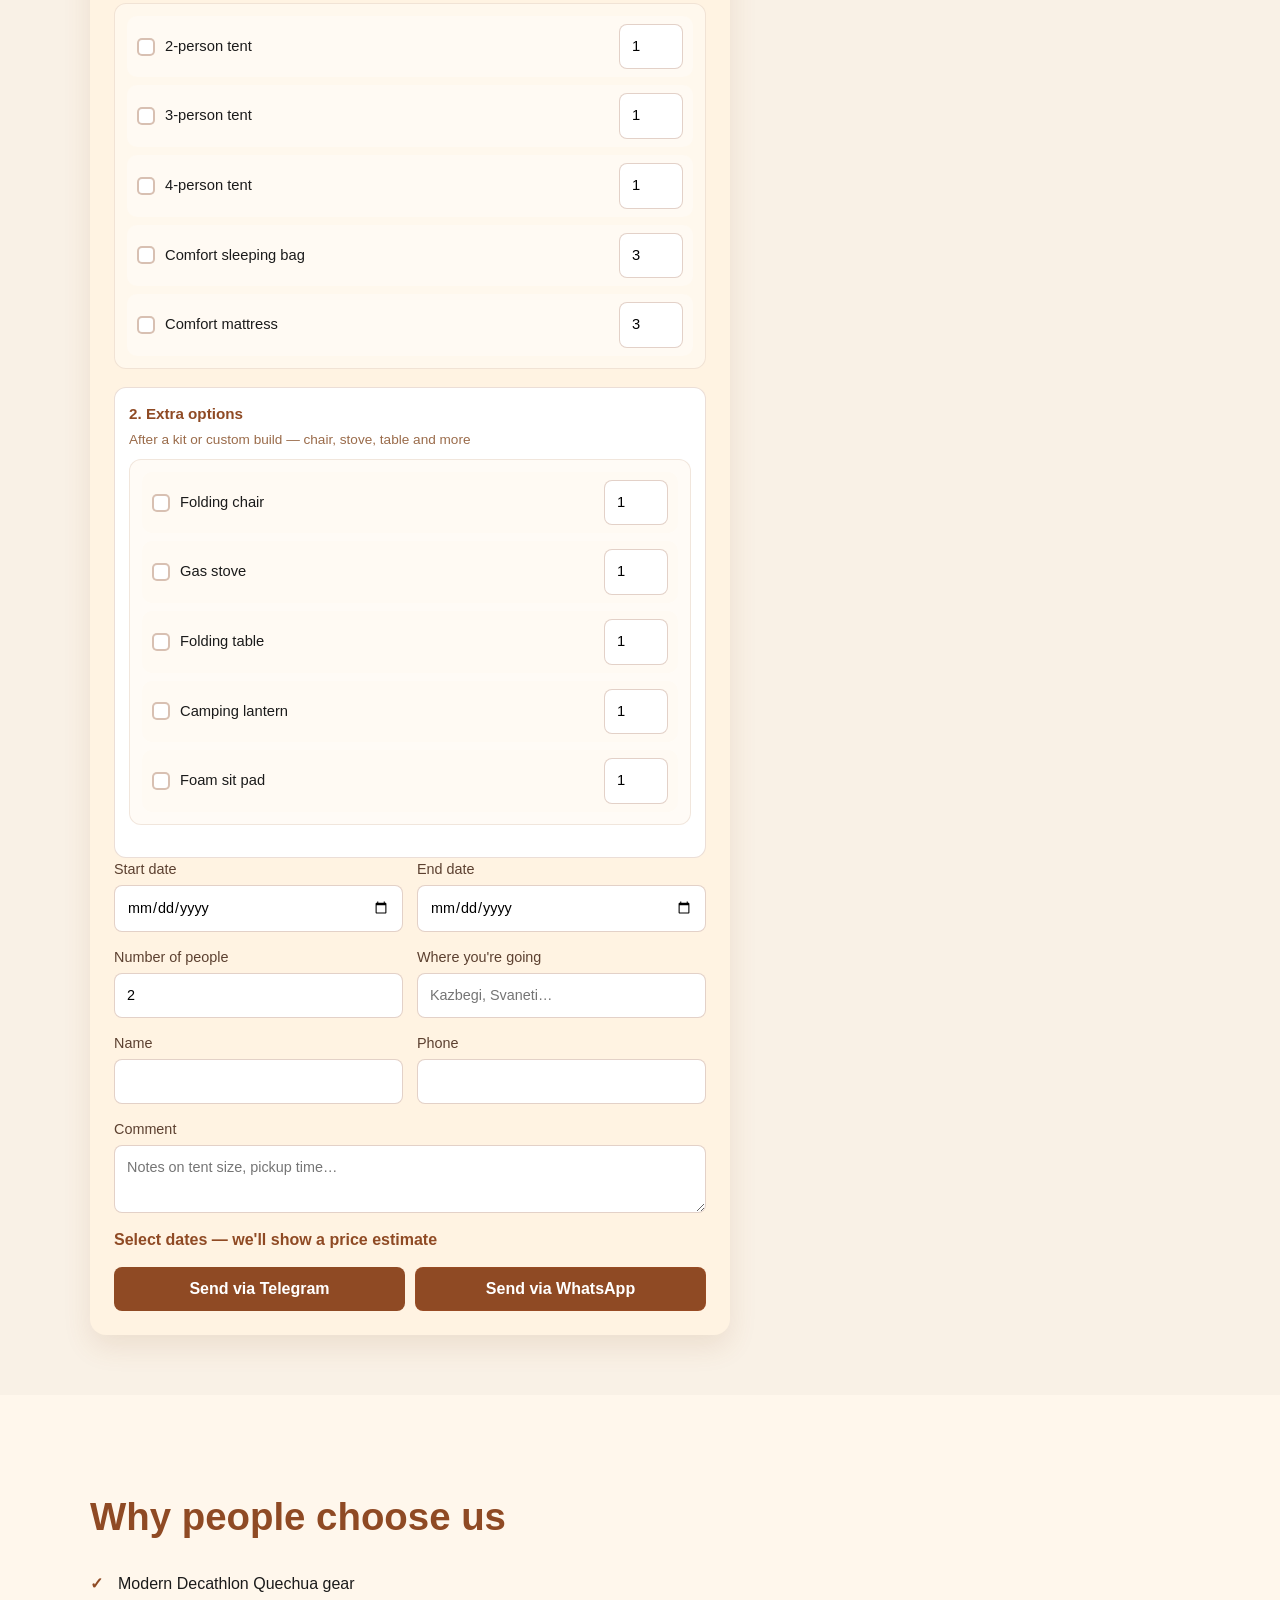
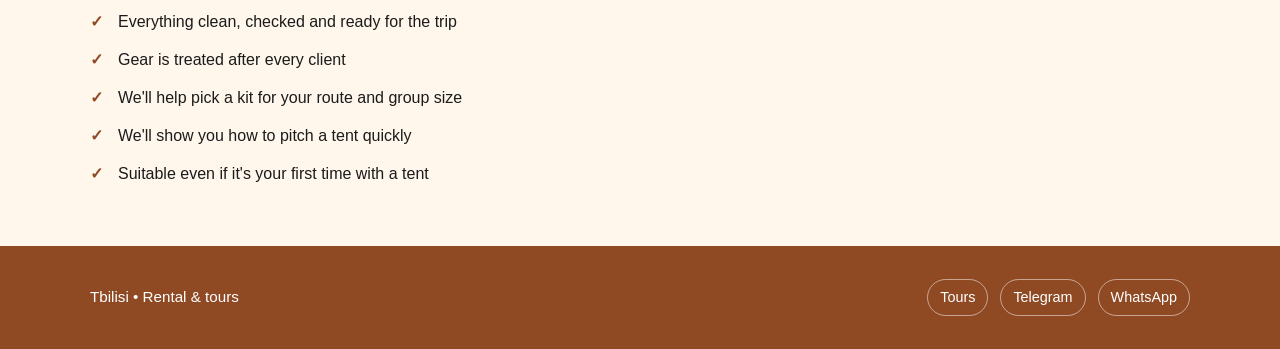
<file: shop.html>
<!doctype html>
<html lang="ru">
  <head>
    <meta charset="utf-8" />
    <meta http-equiv="refresh" content="0; url=rent.html" />
    <link rel="canonical" href="rent.html" />
    <title>Redirecting…</title>
    <script>
      location.replace("rent.html" + location.search + location.hash);
    </script>
  </head>
  <body>
    <p><a href="rent.html">Прокат</a></p>
  </body>
</html>
</file>
<file: styles.css>
*,
*::before,
*::after {
  box-sizing: border-box;
}

body {
  margin: 0;
  font-family: "Segoe UI", "Helvetica Neue", Arial, sans-serif;
  line-height: 1.6;
  color: #1b1b1b;
  background: #f9f1e6;
}

a {
  color: inherit;
  text-decoration: none;
}

img {
  max-width: 100%;
  display: block;
}

.container {
  width: min(1100px, 92%);
  margin: 0 auto;
}

.hero {
  position: relative;
  background: linear-gradient(135deg, #b65c2a, #e28a4a);
  color: #fff;
  padding: 80px 0 70px;
  overflow: hidden;
}

.hero::before {
  content: "";
  position: absolute;
  inset: 0;
  background: url("images/hero-tbilisi.webp") 75% 45%/cover no-repeat;
  opacity: 0.75;
}

.hero::after {
  content: "";
  position: absolute;
  inset: 0;
  background: linear-gradient(120deg, rgba(182, 92, 42, 0.3), rgba(226, 138, 74, 0.25));
}

.hero .container {
  position: relative;
  z-index: 1;
}

.eyebrow {
  text-transform: uppercase;
  letter-spacing: 0.14em;
  font-size: 0.75rem;
  opacity: 0.8;
  margin-bottom: 12px;
}

.hero-top {
  display: flex;
  justify-content: space-between;
  align-items: center;
  gap: 16px;
  flex-wrap: wrap;
  margin-bottom: 10px;
}

.hero-contacts,
.footer-contacts {
  display: flex;
  gap: 12px;
  flex-wrap: wrap;
}

.hero-contacts a,
.footer-contacts a {
  padding: 6px 12px;
  border-radius: 999px;
  border: 1px solid rgba(255, 255, 255, 0.5);
  font-size: 0.9rem;
  color: #fff;
  transition: background 0.2s ease, color 0.2s ease;
}

.hero-contacts a:hover,
.footer-contacts a:hover {
  background: #fff;
  color: #a34d24;
}

.lang-switch {
  --lang-pad: 3px;
  position: relative;
  display: inline-grid;
  grid-template-columns: 1fr 1fr;
  align-items: stretch;
  padding: var(--lang-pad);
  min-width: 88px;
  border-radius: 999px;
  border: 1px solid rgba(255, 255, 255, 0.45);
  background: rgba(255, 255, 255, 0.1);
  backdrop-filter: blur(8px);
  -webkit-backdrop-filter: blur(8px);
  box-shadow: inset 0 1px 0 rgba(255, 255, 255, 0.12);
}

.lang-switch::before {
  content: "";
  position: absolute;
  top: var(--lang-pad);
  bottom: var(--lang-pad);
  left: var(--lang-pad);
  width: calc(50% - var(--lang-pad));
  border-radius: 999px;
  background: #fff;
  box-shadow: 0 1px 4px rgba(80, 30, 10, 0.18);
  transition: transform 0.28s cubic-bezier(0.22, 1, 0.36, 1);
  pointer-events: none;
  z-index: 0;
}

.lang-switch:has([data-lang="en"].is-active)::before {
  transform: translateX(100%);
}

.lang-switch__btn {
  position: relative;
  z-index: 1;
  appearance: none;
  border: 0;
  margin: 0;
  padding: 5px 11px;
  font: inherit;
  font-size: 0.72rem;
  font-weight: 650;
  letter-spacing: 0.12em;
  line-height: 1.2;
  color: rgba(255, 255, 255, 0.72);
  background: transparent;
  cursor: pointer;
  transition: color 0.22s ease;
}

.lang-switch__btn:hover {
  color: #fff;
}

.lang-switch__btn.is-active {
  color: #a34d24;
}

.lang-switch__btn:focus-visible {
  outline: 2px solid rgba(255, 255, 255, 0.85);
  outline-offset: 2px;
  border-radius: 999px;
}

.hero h1 {
  font-size: clamp(2.2rem, 4vw, 3.4rem);
  margin: 0 0 16px;
}

.lead {
  font-size: 1.1rem;
  max-width: 680px;
  margin: 0 0 24px;
}

.lead + .lead {
  margin-top: -20px;
}

.hero-nav {
  display: flex;
  gap: 16px;
  flex-wrap: wrap;
}

.hero-nav a {
  padding: 8px 14px;
  border: 1px solid rgba(255, 255, 255, 0.5);
  border-radius: 999px;
  font-size: 0.95rem;
  transition: background 0.2s ease, color 0.2s ease;
}

.hero-nav a:hover {
  background: #fff;
  color: #a34d24;
}

.section {
  padding: 60px 0;
}

.section-alt {
  background: #fff7ec;
}

h2 {
  font-size: clamp(1.7rem, 3vw, 2.4rem);
  margin-bottom: 24px;
  color: #8f4a24;
}

h3 {
  font-size: clamp(1.3rem, 2.5vw, 1.7rem);
  margin: 0 0 6px;
}

h4 {
  font-size: 1rem;
  margin-bottom: 10px;
  color: #8f4a24;
}

.text-block p {
  margin: 0 0 16px;
}

.about-grid {
  display: grid;
  gap: 24px;
  align-items: start;
  grid-template-columns: minmax(220px, 320px) 1fr;
}

.about-photo img {
  border-radius: 18px;
  width: 100%;
  height: auto;
  object-fit: cover;
  box-shadow: 0 14px 30px rgba(33, 37, 41, 0.18);
}

.card {
  background: #fff3e2;
  border-radius: 16px;
  padding: 28px;
  margin-bottom: 28px;
  box-shadow: 0 12px 28px rgba(148, 90, 40, 0.12);
}

.card:last-child {
  margin-bottom: 0;
}

.card-custom-route {
  text-align: center;
}

.card-custom-route .card-header {
  margin-bottom: 12px;
}

.card-custom-route-text {
  margin: 0 auto 20px;
  max-width: 640px;
  line-height: 1.55;
  text-align: center;
}

.card-header {
  margin-bottom: 16px;
}

.card-subtitle {
  margin: 0;
  color: #9a6b4a;
  font-weight: 600;
}

.card-lead {
  margin: 0 0 20px;
}

.tour-main {
  display: grid;
  gap: 20px;
  align-items: start;
  grid-template-columns: minmax(260px, 400px) 1fr;
}

.tour-main--portrait {
  align-items: stretch;
  grid-template-columns: minmax(240px, 340px) 1fr;
}

.tour-main--portrait .tour-main-text {
  display: flex;
  flex-direction: column;
  justify-content: space-between;
  min-height: 100%;
}

.tour-main--portrait .tour-booking {
  margin-top: auto;
  margin-bottom: 0;
  padding-top: 16px;
}

.route-main {
  display: grid;
  gap: 20px;
  align-items: start;
  grid-template-columns: minmax(260px, 400px) 1fr;
}

.route-cover {
  position: relative;
  border-radius: 14px;
  overflow: hidden;
  aspect-ratio: 4 / 3;
}

.route-free-badge {
  position: absolute;
  top: 6px;
  left: 6px;
  z-index: 1;
  padding: 2px 6px;
  font-size: 0.55rem;
  font-weight: 800;
  letter-spacing: 0.1em;
  text-transform: uppercase;
  color: #1b1b1b;
  background: #c8ff00;
  border-radius: 4px;
  line-height: 1.3;
  box-shadow: 0 1px 4px rgba(0, 0, 0, 0.25);
}

.route-cover img {
  width: 100%;
  height: 100%;
  object-fit: cover;
  object-position: center;
  display: block;
}

.route-main-text .card-lead {
  margin-bottom: 0;
}

.routes-list {
  display: flex;
  flex-direction: column;
  gap: 14px;
}

.card-route {
  padding: 16px 18px;
  margin-bottom: 0;
  border-radius: 12px;
  box-shadow: 0 6px 16px rgba(148, 90, 40, 0.08);
}

.card-route .route-main {
  gap: 14px;
  grid-template-columns: minmax(120px, 160px) 1fr;
  align-items: start;
}

.card-route .route-cover {
  border-radius: 10px;
  aspect-ratio: 4 / 3;
}

.card-route .card-header {
  margin-bottom: 6px;
}

.card-route h3 {
  font-size: 1.05rem;
  line-height: 1.35;
}

.card-route .card-subtitle {
  font-size: 0.82rem;
}

.card-route .card-lead {
  font-size: 0.88rem;
  line-height: 1.45;
  margin-bottom: 10px;
}

.card-route .route-main-text .card-lead {
  margin-bottom: 10px;
}

.booking-button--compact {
  padding: 7px 14px;
  font-size: 0.85rem;
  border-radius: 6px;
  align-self: flex-start;
}

.rental-submit-row {
  display: flex;
  flex-wrap: wrap;
  gap: 10px;
  margin-top: 4px;
}

.rental-submit-row .booking-button {
  margin: 0;
}

.booking-button--outline {
  background: transparent;
  color: #a34d24;
  border: 1.5px solid rgba(163, 77, 36, 0.45);
}

.booking-button--outline:hover {
  background: rgba(163, 77, 36, 0.08);
  color: #8f4a24;
}

.tour-main img {
  width: 100%;
  height: auto;
  display: block;
  border-radius: 14px;
}

.tour-cover-carousel {
  position: relative;
  border-radius: 14px;
  overflow: hidden;
  aspect-ratio: 4 / 3;
}

.tour-cover-carousel.carousel-3-4 {
  aspect-ratio: 3 / 4;
}

.carousel-track {
  display: flex;
  height: 100%;
  overflow-x: auto;
  scroll-snap-type: x mandatory;
  scroll-behavior: smooth;
  -webkit-overflow-scrolling: touch;
  scrollbar-width: none;
}

.carousel-track::-webkit-scrollbar {
  display: none;
}

.carousel-slide {
  flex: 0 0 100%;
  min-width: 100%;
  height: 100%;
  margin: 0;
  position: relative;
  scroll-snap-align: start;
  scroll-snap-stop: always;
}

.carousel-slide img {
  width: 100%;
  height: 100%;
  object-fit: cover;
  object-position: center;
  display: block;
  vertical-align: top;
}

.carousel-slide figcaption {
  position: absolute;
  width: 1px;
  height: 1px;
  padding: 0;
  margin: -1px;
  overflow: hidden;
  clip: rect(0, 0, 0, 0);
  white-space: nowrap;
  border: 0;
}

.carousel-prev,
.carousel-next {
  position: absolute;
  top: 50%;
  transform: translateY(-50%);
  z-index: 2;
  width: 40px;
  height: 40px;
  padding: 0;
  border: none;
  border-radius: 50%;
  background: rgba(0, 0, 0, 0.5);
  color: #fff;
  font-size: 1.5rem;
  line-height: 1;
  cursor: pointer;
  transition: background 0.2s ease;
}

.carousel-prev:hover,
.carousel-next:hover {
  background: rgba(0, 0, 0, 0.75);
}

.carousel-prev {
  left: 8px;
}

.carousel-next {
  right: 8px;
}

.tour-main-text .card-lead {
  margin-bottom: 0;
}

.tour-booking {
  margin-top: 20px;
  margin-bottom: 18px;
}

.booking-button {
  display: inline-block;
  padding: 12px 24px;
  background: #8f4a24;
  color: #fff;
  border-radius: 8px;
  font-weight: 600;
  font-size: 1rem;
  transition: background 0.2s ease, transform 0.1s ease;
  text-decoration: none;
}

.booking-button:hover {
  background: #a34d24;
  transform: translateY(-1px);
}

.tour-details {
  margin-top: 18px;
  border-radius: 12px;
  background: #fffaf3;
  padding: 10px 14px 16px;
}

.tour-details summary {
  cursor: pointer;
  font-weight: 600;
  color: #8f4a24;
  padding: 6px 0;
  list-style: none;
}

.tour-details summary::-webkit-details-marker {
  display: none;
}

.tour-details summary::before {
  content: "+";
  display: inline-block;
  width: 20px;
  color: #8f4a24;
}

.tour-details[open] summary::before {
  content: "–";
}

.tour-details > *:not(summary) {
  margin-top: 16px;
}

.tour-details-intro {
  margin-bottom: 4px;
  line-height: 1.55;
}

.card-columns {
  display: grid;
  gap: 18px;
  grid-template-columns: repeat(auto-fit, minmax(220px, 1fr));
  margin-bottom: 20px;
}

.card ul {
  margin: 0;
  padding-left: 18px;
}

.info-grid {
  display: grid;
  gap: 16px;
  grid-template-columns: repeat(auto-fit, minmax(220px, 1fr));
  background: #fffaf3;
  border-radius: 12px;
  padding: 16px;
}

.photo-grid {
  display: flex;
  gap: 16px;
  margin-top: 18px;
  overflow-x: auto;
  padding-bottom: 12px;
  scroll-snap-type: x mandatory;
  scrollbar-width: thin;
  scrollbar-color: #8f4a24 #fffaf3;
}

.photo-grid::-webkit-scrollbar {
  height: 8px;
}

.photo-grid::-webkit-scrollbar-track {
  background: #fffaf3;
  border-radius: 4px;
}

.photo-grid::-webkit-scrollbar-thumb {
  background: #8f4a24;
  border-radius: 4px;
}

.photo-grid img {
  flex: 0 0 280px;
  height: 200px;
  object-fit: cover;
  border-radius: 12px;
  scroll-snap-align: start;
  cursor: pointer;
  transition: transform 0.2s ease;
}

.photo-grid img:hover {
  transform: scale(1.02);
}

.reviews-carousel {
  position: relative;
  width: 100%;
  overflow: hidden;
}

.reviews-carousel-track {
  display: flex;
  gap: 20px;
  width: 100%;
  overflow-x: auto;
  scroll-snap-type: x mandatory;
  scroll-behavior: smooth;
  -webkit-overflow-scrolling: touch;
  scrollbar-width: none;
  padding: 0 24px 20px;
}

.reviews-carousel-track::-webkit-scrollbar {
  display: none;
}

.reviews-carousel .review-card {
  flex: 0 0 calc((100% - 40px) / 3);
  min-width: 220px;
  scroll-snap-align: start;
  scroll-snap-stop: always;
}

.reviews-carousel-prev,
.reviews-carousel-next {
  position: absolute;
  top: 50%;
  transform: translateY(-50%);
  z-index: 2;
  width: 44px;
  height: 44px;
  padding: 0;
  border: none;
  border-radius: 50%;
  background: rgba(143, 74, 36, 0.85);
  color: #fff;
  font-size: 1.6rem;
  line-height: 1;
  cursor: pointer;
  transition: background 0.2s ease;
  box-shadow: 0 4px 12px rgba(0, 0, 0, 0.15);
}

.reviews-carousel-prev:hover,
.reviews-carousel-next:hover {
  background: #8f4a24;
}

.reviews-carousel-prev {
  left: 12px;
}

.reviews-carousel-next {
  right: 12px;
}

.review-card {
  margin: 0;
  padding: 20px;
  background: #fffaf3;
  border-radius: 12px;
  border-left: 4px solid #8f4a24;
  box-shadow: 0 4px 16px rgba(148, 90, 40, 0.08);
}

.review-text {
  margin: 0 0 12px;
  font-style: italic;
  line-height: 1.5;
}

.review-author {
  margin: 0;
  font-size: 0.9rem;
  color: #9a6b4a;
}

.review-author a {
  color: #8f4a24;
  text-decoration: underline;
  text-underline-offset: 2px;
}

.review-author a:hover {
  color: #a34d24;
}

.footer {
  background: #8f4a24;
  color: #fff;
  padding: 24px 0;
  font-size: 0.95rem;
}

.footer-content {
  display: flex;
  justify-content: space-between;
  align-items: center;
  gap: 16px;
  flex-wrap: wrap;
}

@media (max-width: 640px) {
  .reviews-carousel .review-card {
    flex: 0 0 100%;
  }
  .hero {
    padding: 60px 0 50px;
  }

  .hero h1 {
    font-size: 1.6rem;
    line-height: 1.2;
  }

  .lead {
    font-size: 0.95rem;
    max-width: 100%;
  }

  .about-grid {
    grid-template-columns: 1fr;
  }

  .tour-main {
    grid-template-columns: 1fr;
  }

  .route-main {
    grid-template-columns: 1fr;
  }

  .card-route .route-main {
    grid-template-columns: minmax(100px, 140px) 1fr;
    gap: 12px;
  }

  .tour-main--portrait .tour-main-text {
    min-height: auto;
  }

  .tour-main--portrait .tour-booking {
    margin-top: 20px;
  }


  .card {
    padding: 22px;
  }

  .footer {
    text-align: center;
  }

  .footer-content {
    justify-content: center;
  }
}

/* Shop */
.hero--compact {
  padding: 48px 0 40px;
}

.hero--compact h1 {
  font-size: clamp(1.8rem, 3vw, 2.6rem);
}

.hero--compact .lead {
  max-width: 920px;
}

@media (min-width: 720px) {
  .rental-lead-first {
    white-space: nowrap;
  }
}

.rental-catalog {
  list-style: none;
  counter-reset: rental;
  padding: 0;
  margin: 0 0 36px;
  display: grid;
  gap: 18px;
}

.rental-catalog > li {
  counter-increment: rental;
  position: relative;
  padding: 18px 20px 18px 64px;
  background: #fff3e2;
  border-radius: 16px;
  box-shadow: 0 12px 28px rgba(148, 90, 40, 0.1);
}

.rental-catalog > li::before {
  content: counter(rental);
  position: absolute;
  left: 18px;
  top: 18px;
  width: 32px;
  height: 32px;
  border-radius: 50%;
  background: #8f4a24;
  color: #fff;
  font-size: 0.95rem;
  font-weight: 600;
  display: flex;
  align-items: center;
  justify-content: center;
}

.rental-catalog details {
  margin: 0;
}

.rental-catalog summary {
  display: flex;
  align-items: center;
  gap: 14px;
  cursor: pointer;
  list-style: none;
}

.rental-catalog summary::-webkit-details-marker {
  display: none;
}

.rental-catalog summary::after {
  content: "";
  margin-left: auto;
  width: 8px;
  height: 8px;
  border-right: 2px solid #8f4a24;
  border-bottom: 2px solid #8f4a24;
  transform: rotate(45deg);
  transition: transform 0.2s ease;
  flex-shrink: 0;
}

.rental-catalog details[open] summary::after {
  transform: rotate(-135deg);
  margin-top: 4px;
}

.rental-catalog summary img {
  width: 72px;
  height: 72px;
  object-fit: cover;
  border-radius: 12px;
  background: #fff;
  flex-shrink: 0;
}

.rental-item-main {
  display: flex;
  flex-direction: column;
  gap: 4px;
  min-width: 0;
}

.rental-item-badge {
  display: inline-block;
  width: fit-content;
  font-size: 0.75rem;
  font-weight: 600;
  text-transform: uppercase;
  letter-spacing: 0.04em;
  color: #8f4a24;
}

.rental-catalog-item--kit {
  box-shadow: 0 12px 28px rgba(148, 90, 40, 0.16);
  outline: 1px solid rgba(143, 74, 36, 0.2);
}

.rental-item-name {
  font-size: 1.15rem;
  font-weight: 600;
  color: #1b1b1b;
}

.rental-item-price {
  font-size: 0.95rem;
  font-weight: 600;
  color: #8f4a24;
}

.rental-catalog details > p {
  margin: 12px 0 0;
  color: #5c4030;
  line-height: 1.5;
  font-size: 0.95rem;
}

.rental-price-list {
  margin: 10px 0 0;
  padding-left: 18px;
  color: #5c4030;
  font-size: 0.92rem;
}

.rental-price-list li {
  margin-bottom: 4px;
}

.price-alt {
  color: #8a6550;
  font-weight: 400;
  white-space: nowrap;
}

.rental-kits-title {
  font-size: 1.35rem;
  color: #8f4a24;
  margin: 8px 0 18px;
}

.rental-kits-grid {
  display: grid;
  gap: 20px;
  grid-template-columns: repeat(auto-fit, minmax(260px, 1fr));
  margin-bottom: 8px;
}

.rental-kit-card {
  background: #fff3e2;
  border-radius: 16px;
  padding: 24px;
  box-shadow: 0 12px 28px rgba(148, 90, 40, 0.12);
  outline: 1px solid rgba(143, 74, 36, 0.18);
}

.rental-kit-card img {
  width: 100%;
  height: 180px;
  object-fit: cover;
  border-radius: 12px;
  background: #fff;
  margin-bottom: 12px;
}

.rental-catalog summary img {
  width: 72px;
  height: 72px;
  object-fit: cover;
  border-radius: 12px;
  background: #fff;
  flex-shrink: 0;
}

.rental-kit-card h3 {
  font-size: 1.25rem;
  margin: 0 0 8px;
}

.rental-kit-card > p {
  margin: 0 0 12px;
  color: #5c4030;
}

.rental-kit-compose {
  font-weight: 600;
  color: #8f4a24 !important;
}

.rental-desc {
  margin: 0 0 12px;
  color: #5c4030;
  line-height: 1.5;
  font-size: 0.95rem;
}

.rental-specs {
  margin: -4px 0 12px;
  font-size: 0.88rem;
  font-weight: 600;
  color: #8f4a24;
}

.rental-catalog .rental-desc {
  margin-top: 12px;
}

.rental-on-request-list {
  margin: 0;
  padding-left: 18px;
  color: #5c4030;
  line-height: 1.55;
  max-width: 640px;
}

.rental-on-request-list li {
  margin-bottom: 6px;
}

.rental-kit-card .booking-button {
  margin-top: 16px;
  border: none;
  cursor: pointer;
}

.rental-request-form {
  max-width: 640px;
  background: #fff3e2;
  border-radius: 16px;
  padding: 24px;
  box-shadow: 0 12px 28px rgba(148, 90, 40, 0.12);
}

.rental-choice {
  border: none;
  padding: 0;
  margin: 0 0 18px;
  display: grid;
  gap: 8px;
}

.rental-choice legend {
  font-weight: 600;
  color: #8f4a24;
  margin-bottom: 6px;
  padding: 0;
}

.rental-choice-hint {
  margin: 0 0 10px;
  font-size: 0.85rem;
  color: #9a6b4a;
  line-height: 1.4;
}

.rental-choice--diy {
  margin-top: 0;
  padding: 14px;
  background: rgba(255, 250, 243, 0.85);
  border-radius: 12px;
  border: 1px dashed rgba(143, 74, 36, 0.35);
}

.rental-choice-divider {
  display: flex;
  align-items: center;
  gap: 12px;
  margin: 18px 0;
  color: #9a6b4a;
  font-size: 0.85rem;
  font-weight: 600;
  text-transform: lowercase;
}

.rental-choice-divider::before,
.rental-choice-divider::after {
  content: "";
  flex: 1;
  height: 1px;
  background: rgba(143, 74, 36, 0.22);
}

.rental-addons {
  margin: 14px 0 0;
  padding: 14px;
  background: #fff;
  border-radius: 12px;
  border: 1px solid rgba(143, 74, 36, 0.18);
}

.rental-addons-title {
  margin: 0 0 4px;
  font-weight: 600;
  color: #8f4a24;
  font-size: 0.95rem;
}

.rental-custom-items--flat {
  margin: 0;
  padding: 0;
  background: transparent;
  border: none;
}

.rental-choice-option {
  display: flex;
  flex-direction: row;
  align-items: center;
  gap: 14px;
  padding: 14px 16px;
  background: #fffaf3;
  border: 1px solid transparent;
  border-radius: 12px;
  cursor: pointer;
  transition: background 0.15s ease, border-color 0.15s ease, box-shadow 0.15s ease;
  font-size: 0.95rem;
  color: #1b1b1b;
}

.rental-choice-option:hover {
  border-color: rgba(143, 74, 36, 0.25);
}

.rental-choice-option:has(input:checked) {
  background: #fff;
  border-color: rgba(143, 74, 36, 0.45);
  box-shadow: 0 4px 14px rgba(148, 90, 40, 0.1);
}

.rental-choice-option input[type="radio"] {
  appearance: none;
  -webkit-appearance: none;
  order: 0;
  width: 22px;
  height: 22px;
  margin: 0;
  flex-shrink: 0;
  border: 2px solid rgba(143, 74, 36, 0.35);
  border-radius: 50%;
  background: #fff;
  display: grid;
  place-content: center;
  cursor: pointer;
  transition: border-color 0.15s ease;
}

.rental-choice-option input[type="radio"]::before {
  content: "";
  width: 11px;
  height: 11px;
  border-radius: 50%;
  background: #8f4a24;
  transform: scale(0);
  transition: transform 0.15s ease;
}

.rental-choice-option input[type="radio"]:checked {
  border-color: #8f4a24;
}

.rental-choice-option input[type="radio"]:checked::before {
  transform: scale(1);
}

.rental-choice-option span {
  order: 1;
  line-height: 1.35;
  flex: 1;
}

.rental-custom-items {
  display: grid;
  gap: 8px;
  margin: 0 0 18px;
  padding: 12px;
  background: rgba(255, 250, 243, 0.7);
  border-radius: 12px;
  border: 1px solid rgba(143, 74, 36, 0.12);
}

.rental-custom-items label {
  display: flex;
  flex-direction: row;
  flex-wrap: wrap;
  align-items: center;
  gap: 10px;
  font-size: 0.92rem;
  color: #1b1b1b;
  padding: 8px 10px;
  border-radius: 10px;
  cursor: pointer;
  background: #fffaf3;
}

.rental-custom-items label:has(input[type="checkbox"]:checked) {
  background: #fff;
  box-shadow: inset 0 0 0 1px rgba(143, 74, 36, 0.28);
}

.rental-custom-items input[type="checkbox"] {
  appearance: none;
  -webkit-appearance: none;
  width: 18px;
  height: 18px;
  margin: 0;
  flex-shrink: 0;
  border: 2px solid rgba(143, 74, 36, 0.35);
  border-radius: 5px;
  background: #fff;
  display: grid;
  place-content: center;
  cursor: pointer;
}

.rental-custom-items input[type="checkbox"]::before {
  content: "";
  width: 10px;
  height: 10px;
  background: #8f4a24;
  border-radius: 2px;
  transform: scale(0);
  transition: transform 0.15s ease;
}

.rental-custom-items input[type="checkbox"]:checked {
  border-color: #8f4a24;
}

.rental-custom-items input[type="checkbox"]:checked::before {
  transform: scale(1);
}

.rental-mini-qty {
  width: 64px;
  margin-left: auto;
  padding: 6px 8px;
  border: 1px solid rgba(143, 74, 36, 0.25);
  border-radius: 8px;
  font: inherit;
}

.rental-dates,
.rental-contact-grid {
  display: grid;
  gap: 14px;
  grid-template-columns: 1fr 1fr;
  margin-bottom: 14px;
}

.rental-request-form .rental-dates > label,
.rental-request-form .rental-contact-grid > label,
.rental-request-form .rental-comment {
  display: flex;
  flex-direction: column;
  gap: 4px;
  font-size: 0.9rem;
  color: #5c4030;
}

.rental-request-form .rental-choice-option {
  display: flex !important;
  flex-direction: row !important;
  align-items: center !important;
  justify-content: flex-start;
  text-align: left;
}

.rental-request-form .rental-choice-option input[type="radio"] {
  margin-right: 0;
  align-self: center;
}

.rental-request-form .rental-custom-items > label {
  display: flex !important;
  flex-direction: row !important;
  align-items: center !important;
  justify-content: flex-start;
  text-align: left;
}

.rental-request-form input[type="date"],
.rental-request-form input[type="text"],
.rental-request-form input[type="tel"],
.rental-request-form input[type="number"],
.rental-request-form textarea {
  padding: 10px 12px;
  border: 1px solid rgba(143, 74, 36, 0.25);
  border-radius: 8px;
  font: inherit;
  background: #fff;
}

.rental-comment {
  margin-bottom: 14px;
}

.rental-estimate {
  font-weight: 600;
  color: #8f4a24;
  margin: 0 0 14px;
}

.rental-request-form .booking-button {
  border: none;
  cursor: pointer;
  text-align: center;
}

.rental-request-form .rental-submit-row .booking-button {
  width: auto;
  flex: 1 1 200px;
}

.rental-request-form .booking-button--outline {
  border: 1.5px solid rgba(163, 77, 36, 0.45);
}

@media (max-width: 640px) {
  .rental-dates,
  .rental-contact-grid {
    grid-template-columns: 1fr;
  }
}

.rental-catalog--kits {
  counter-reset: rental;
}

@media (max-width: 560px) {
  .rental-catalog > li {
    padding-left: 18px;
    padding-top: 56px;
  }

  .rental-catalog > li::before {
    top: 14px;
  }
}

.rental-on-request {
  padding-top: 8px;
}

.rental-on-request h3 {
  font-size: 1.2rem;
  color: #8f4a24;
  margin-bottom: 8px;
}

.rental-on-request p {
  margin: 0;
  max-width: 640px;
  color: #5c4030;
  line-height: 1.55;
}

.rental-benefits {
  list-style: none;
  padding: 0;
  margin: 0;
  display: grid;
  gap: 14px;
  max-width: 720px;
}

.rental-benefits li {
  position: relative;
  padding-left: 28px;
  line-height: 1.5;
}

.rental-benefits li::before {
  content: "✓";
  position: absolute;
  left: 0;
  color: #8f4a24;
  font-weight: 700;
}

.rental-cta .lead {
  margin-bottom: 20px;
}

.rental-cta .booking-button {
  display: inline-block;
}

.shop-layout {
  display: grid;
  gap: 28px;
  grid-template-columns: 1fr minmax(280px, 340px);
  align-items: start;
}

.shop-grid {
  display: grid;
  gap: 20px;
  grid-template-columns: repeat(auto-fill, minmax(240px, 1fr));
}

.shop-card {
  padding: 0;
  overflow: hidden;
  margin-bottom: 0;
}

.shop-card-photo {
  aspect-ratio: 4 / 3;
  background: #fff;
}

.shop-card-photo img {
  width: 100%;
  height: 100%;
  object-fit: cover;
}

.shop-card-body {
  padding: 16px 18px 20px;
}

.shop-card-body h3 {
  font-size: 1.1rem;
  margin-bottom: 8px;
}

.shop-card-desc {
  font-size: 0.9rem;
  margin: 0 0 10px;
  line-height: 1.45;
}

.shop-card-price {
  font-weight: 600;
  color: #8f4a24;
  margin: 0 0 12px;
}

.shop-sidebar h2,
.shop-sidebar h3 {
  margin-top: 0;
}

.shop-sidebar h3 {
  font-size: 1rem;
  margin-bottom: 12px;
}

.cart-items {
  list-style: none;
  padding: 0;
  margin: 0 0 12px;
}

.cart-remove {
  border: none;
  background: transparent;
  color: #8f4a24;
  font-size: 1.2rem;
  cursor: pointer;
  line-height: 1;
}

.cart-dates-label,
.cart-total-label {
  font-size: 0.85rem;
  color: #9a6b4a;
  margin: 12px 0 4px;
}

.cart-dates,
.cart-total {
  margin: 0 0 8px;
  font-weight: 600;
}

.cart-total {
  font-size: 1.2rem;
  color: #8f4a24;
}

.shop-calendar {
  margin: 12px 0;
}

.cal-header {
  display: flex;
  justify-content: space-between;
  align-items: center;
  margin-bottom: 8px;
}

.cal-header button {
  border: 1px solid rgba(143, 74, 36, 0.3);
  background: #fff;
  border-radius: 6px;
  width: 32px;
  height: 32px;
  cursor: pointer;
  color: #8f4a24;
}

.cal-hint {
  font-size: 0.85rem;
  margin: 0 0 8px;
  color: #9a6b4a;
}

.cal-weekdays,
.cal-days {
  display: grid;
  grid-template-columns: repeat(7, 1fr);
  gap: 4px;
  text-align: center;
  font-size: 0.8rem;
}

.cal-weekdays {
  color: #9a6b4a;
  margin-bottom: 4px;
}

.cal-day {
  padding: 6px 0;
  border-radius: 6px;
  border: none;
  background: transparent;
}

.cal-day--active {
  background: #fff;
  border: 1px solid rgba(143, 74, 36, 0.25);
  cursor: pointer;
  color: #1b1b1b;
}

.cal-day--active:hover {
  background: #8f4a24;
  color: #fff;
}

.cal-day--selected {
  background: #8f4a24 !important;
  color: #fff !important;
}

.cal-day--disabled {
  color: #bbb;
}

.checkout-form {
  margin-top: 16px;
  padding-top: 16px;
  border-top: 1px solid rgba(143, 74, 36, 0.15);
}

.checkout-form label {
  display: block;
  font-size: 0.85rem;
  margin-bottom: 10px;
}

.checkout-form input,
.checkout-form textarea {
  display: block;
  width: 100%;
  margin-top: 4px;
  padding: 8px 10px;
  border: 1px solid rgba(143, 74, 36, 0.25);
  border-radius: 8px;
  font: inherit;
  background: #fff;
}

.checkout-form .booking-button {
  width: 100%;
  text-align: center;
  border: none;
  cursor: pointer;
  margin-top: 8px;
}

.shop-error {
  color: #b33;
  font-size: 0.9rem;
  margin: 8px 0;
}

.shop-status {
  color: #9a6b4a;
}

.shop-bot-note {
  margin-top: 24px;
  font-size: 0.95rem;
}

.shop-bot-note a {
  color: #8f4a24;
  font-weight: 600;
  text-decoration: underline;
}

.order-content {
  max-width: 560px;
}

.order-items {
  padding-left: 20px;
  margin: 0 0 16px;
}

.order-total {
  font-size: 1.15rem;
  margin-bottom: 20px;
}

.order-payment {
  padding-top: 16px;
  border-top: 1px solid rgba(143, 74, 36, 0.15);
}

@media (max-width: 860px) {
  .shop-layout {
    grid-template-columns: 1fr;
  }
}
</file>
